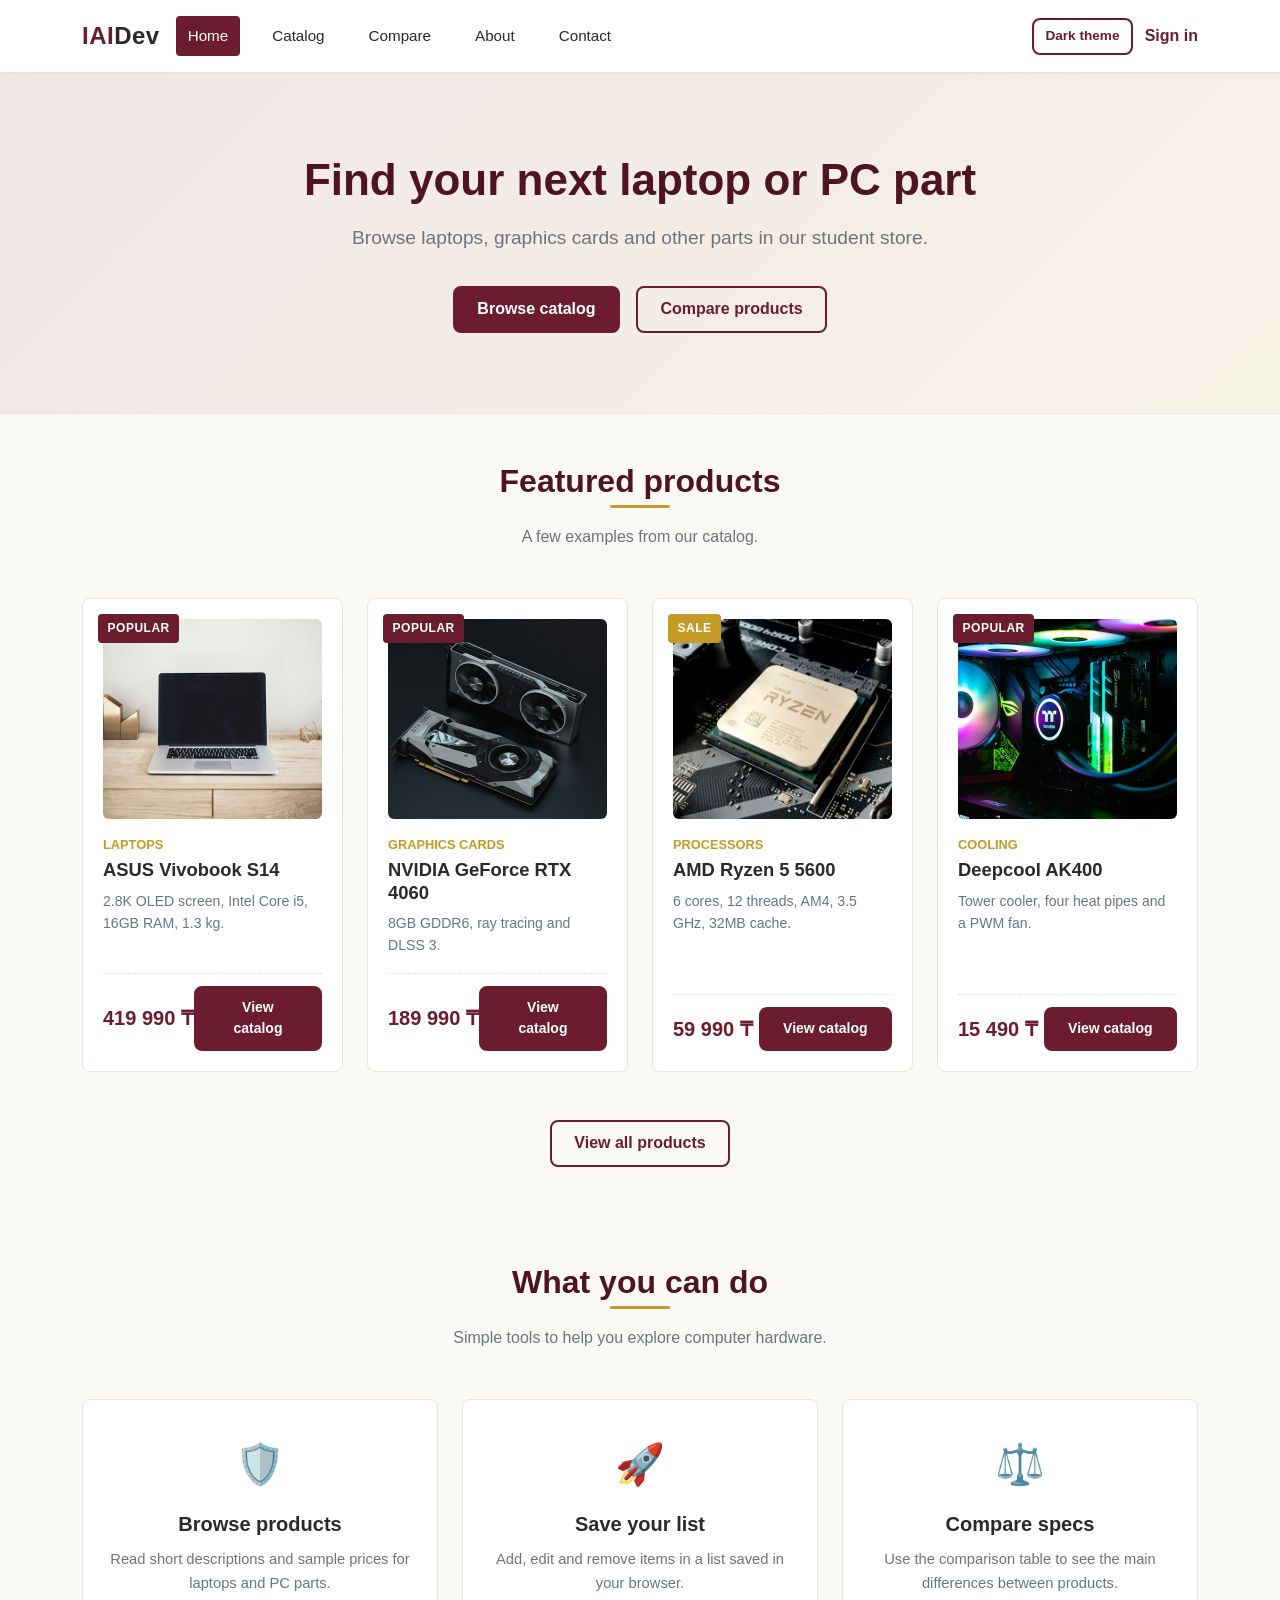
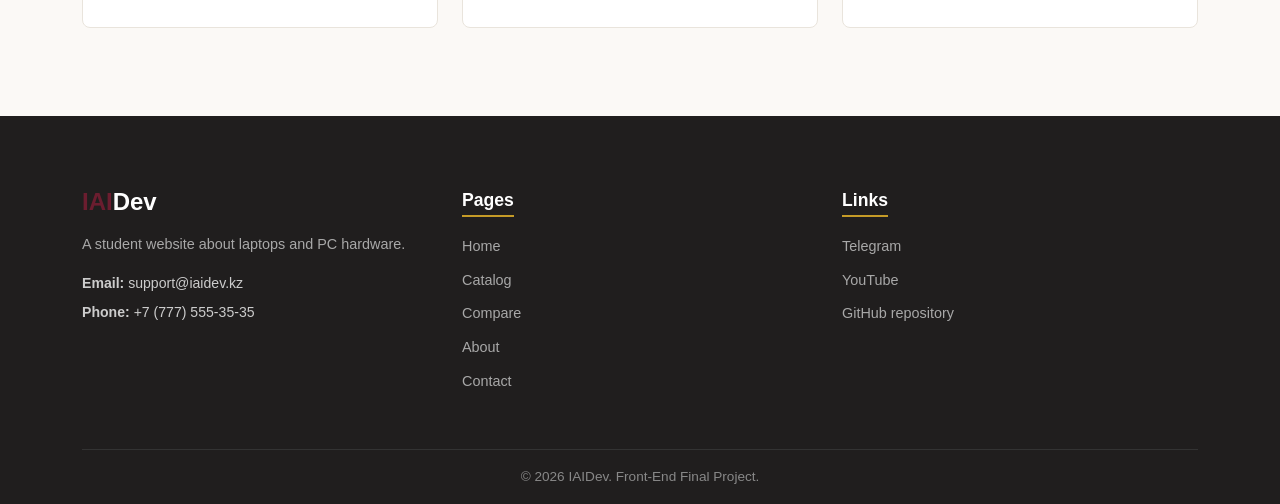
<file: index.html>
<!DOCTYPE html>
<html lang="en">
<head>
    <meta charset="UTF-8">
    <meta name="viewport" content="width=device-width, initial-scale=1.0">
    <title>IAIDev - Laptops and PC parts</title>
    <link rel="stylesheet" href="https://cdn.jsdelivr.net/npm/bootstrap@5.3.3/dist/css/bootstrap.min.css">
    <script src="js/theme.js"></script>
    <link rel="stylesheet" href="css/style.css">
</head>
<body>

    <header class="site-header">
        <div class="container header-container">
            <a href="index.html" class="logo">
                <span class="logo-accent">IAI</span>Dev
            </a>
            <nav class="main-nav" aria-label="Main navigation">
                <ul class="nav-list">
                    <li class="nav-item"><a href="index.html" class="nav-link active" aria-current="page">Home</a></li>
                    <li class="nav-item"><a href="catalog.html" class="nav-link">Catalog</a></li>
                    <li class="nav-item"><a href="compare.html" class="nav-link">Compare</a></li>
                    <li class="nav-item"><a href="about.html" class="nav-link">About</a></li>
                    <li class="nav-item"><a href="contact.html" class="nav-link">Contact</a></li>
                </ul>
            </nav>
            <div class="header-tools">
                <button id="themeToggle" type="button" class="btn btn-sm btn-outline-burgundy" aria-pressed="false">Dark theme</button>
                <a id="accountLink" class="account-link" href="contact.html#account">Sign in</a>
                <button id="signOut" type="button" class="btn btn-sm btn-outline-burgundy" hidden>Sign out</button>
            </div>
        </div>
    </header>
    <p id="storageNotice" class="container storage-notice" role="status"></p>
    <noscript><p class="container alert alert-warning">Enable JavaScript to use the interactive features.</p></noscript>

    <main>
        <section class="hero-section text-center">
            <div class="container">
                <h1 class="hero-title">Find your next laptop or PC part</h1>
                <p class="hero-subtitle">
                    Browse laptops, graphics cards and other parts in our student store.
                </p>
                <div class="hero-actions">
                    <a href="catalog.html" class="btn btn-burgundy">Browse catalog</a>
                    <a href="compare.html" class="btn btn-outline-burgundy">Compare products</a>
                </div>
            </div>
        </section>

        <section class="popular-products py-5">
            <div class="container">
                <div class="section-heading text-center mb-5">
                    <h2 class="section-title">Featured products</h2>
                    <p class="section-subtitle">A few examples from our catalog.</p>
                </div>

                <div class="row g-4">
                    <div class="col-12 col-md-6 col-lg-3">
                        <article class="product-card">
                            <span class="product-badge badge-hit">POPULAR</span>
                            <div class="product-image-wrap">
                                <img src="images/photo-1496181133206-80ce9b88a853.jpg"
                                     alt="ASUS Vivobook S14 laptop"
                                     class="product-image img-fluid"
                                     loading="lazy">
                            </div>
                            <div class="product-info">
                                <span class="product-category">Laptops</span>
                                <h3 class="product-title">ASUS Vivobook S14</h3>
                                <p class="product-desc">2.8K OLED screen, Intel Core i5, 16GB RAM, 1.3 kg.</p>
                                <div class="product-footer">
                                    <span class="product-price">419 990 ₸</span>
                                    <a href="catalog.html" class="btn btn-sm btn-burgundy">View catalog</a>
                                </div>
                            </div>
                        </article>
                    </div>

                    <div class="col-12 col-md-6 col-lg-3">
                        <article class="product-card">
                            <span class="product-badge badge-hit">POPULAR</span>
                            <div class="product-image-wrap">
                                <img src="images/photo-1591488320449-011701bb6704.jpg"
                                     alt="NVIDIA GeForce RTX 4060 graphics card"
                                     class="product-image img-fluid"
                                     loading="lazy">
                            </div>
                            <div class="product-info">
                                <span class="product-category">Graphics cards</span>
                                <h3 class="product-title">NVIDIA GeForce RTX 4060</h3>
                                <p class="product-desc">8GB GDDR6, ray tracing and DLSS 3.</p>
                                <div class="product-footer">
                                    <span class="product-price">189 990 ₸</span>
                                    <a href="catalog.html" class="btn btn-sm btn-burgundy">View catalog</a>
                                </div>
                            </div>
                        </article>
                    </div>

                    <div class="col-12 col-md-6 col-lg-3">
                        <article class="product-card">
                            <span class="product-badge badge-sale">SALE</span>
                            <div class="product-image-wrap">
                                <img src="images/photo-1591799264318-7e6ef8ddb7ea.jpg"
                                     alt="AMD Ryzen 5 5600 processor"
                                     class="product-image img-fluid"
                                     loading="lazy">
                            </div>
                            <div class="product-info">
                                <span class="product-category">Processors</span>
                                <h3 class="product-title">AMD Ryzen 5 5600</h3>
                                <p class="product-desc">6 cores, 12 threads, AM4, 3.5 GHz, 32MB cache.</p>
                                <div class="product-footer">
                                    <span class="product-price">59 990 ₸</span>
                                    <a href="catalog.html" class="btn btn-sm btn-burgundy">View catalog</a>
                                </div>
                            </div>
                        </article>
                    </div>

                    <div class="col-12 col-md-6 col-lg-3">
                        <article class="product-card">
                            <span class="product-badge badge-hit">POPULAR</span>
                            <div class="product-image-wrap">
                                <img src="images/photo-1587202372634-32705e3bf49c.jpg"
                                     alt="Deepcool AK400 CPU cooler"
                                     class="product-image img-fluid"
                                     loading="lazy">
                            </div>
                            <div class="product-info">
                                <span class="product-category">Cooling</span>
                                <h3 class="product-title">Deepcool AK400</h3>
                                <p class="product-desc">Tower cooler, four heat pipes and a PWM fan.</p>
                                <div class="product-footer">
                                    <span class="product-price">15 490 ₸</span>
                                    <a href="catalog.html" class="btn btn-sm btn-burgundy">View catalog</a>
                                </div>
                            </div>
                        </article>
                    </div>
                </div>

                <div class="text-center mt-5">
                    <a href="catalog.html" class="btn btn-outline-burgundy">View all products</a>
                </div>
            </div>
        </section>

        <section class="features-section py-5">
            <div class="container">
                <div class="section-heading text-center mb-5">
                    <h2 class="section-title">What you can do</h2>
                    <p class="section-subtitle">Simple tools to help you explore computer hardware.</p>
                </div>
                <div class="row g-4">
                    <div class="col-12 col-md-4">
                        <div class="feature-box text-center">
                            <div class="feature-icon">🛡️</div>
                            <h3 class="feature-title">Browse products</h3>
                            <p class="feature-text">Read short descriptions and sample prices for laptops and PC parts.</p>
                        </div>
                    </div>
                    <div class="col-12 col-md-4">
                        <div class="feature-box text-center">
                            <div class="feature-icon">🚀</div>
                            <h3 class="feature-title">Save your list</h3>
                            <p class="feature-text">Add, edit and remove items in a list saved in your browser.</p>
                        </div>
                    </div>
                    <div class="col-12 col-md-4">
                        <div class="feature-box text-center">
                            <div class="feature-icon">⚖️</div>
                            <h3 class="feature-title">Compare specs</h3>
                            <p class="feature-text">Use the comparison table to see the main differences between products.</p>
                        </div>
                    </div>
                </div>
            </div>
        </section>
    </main>

    <footer class="site-footer">
        <div class="container">
            <div class="row g-4 py-5">
                <div class="col-12 col-md-4">
                    <h4 class="footer-brand"><span class="logo-accent">IAI</span>Dev</h4>
                    <p class="footer-desc">
                        A student website about laptops and PC hardware.
                    </p>
                    <p class="footer-contact"><strong>Email:</strong> support@iaidev.kz</p>
                    <p class="footer-contact"><strong>Phone:</strong> +7 (777) 555-35-35</p>
                </div>
                <div class="col-6 col-md-4">
                    <h5 class="footer-title">Pages</h5>
                    <ul class="footer-links">
                        <li><a href="index.html">Home</a></li>
                        <li><a href="catalog.html">Catalog</a></li>
                        <li><a href="compare.html">Compare</a></li>
                        <li><a href="about.html">About</a></li>
                        <li><a href="contact.html">Contact</a></li>
                    </ul>
                </div>
                <div class="col-6 col-md-4">
                    <h5 class="footer-title">Links</h5>
                    <ul class="footer-links">
                        <li><a href="https://t.me" target="_blank" rel="noopener">Telegram</a></li>
                        <li><a href="https://youtube.com" target="_blank" rel="noopener">YouTube</a></li>
                        <li><a href="https://github.com/Taillin/online-store-front" target="_blank" rel="noopener">GitHub repository</a></li>
                    </ul>
                </div>
            </div>
            <div class="footer-bottom text-center py-3">
                <p class="mb-0">© 2026 IAIDev. Front-End Final Project.</p>
            </div>
        </div>
    </footer>

    <script src="https://code.jquery.com/jquery-3.7.1.min.js"></script>
    <script src="https://cdn.jsdelivr.net/npm/bootstrap@5.3.3/dist/js/bootstrap.bundle.min.js"></script>
    <script src="js/script.js"></script>
    <script src="js/final.js"></script>
</body>
</html>
</file>
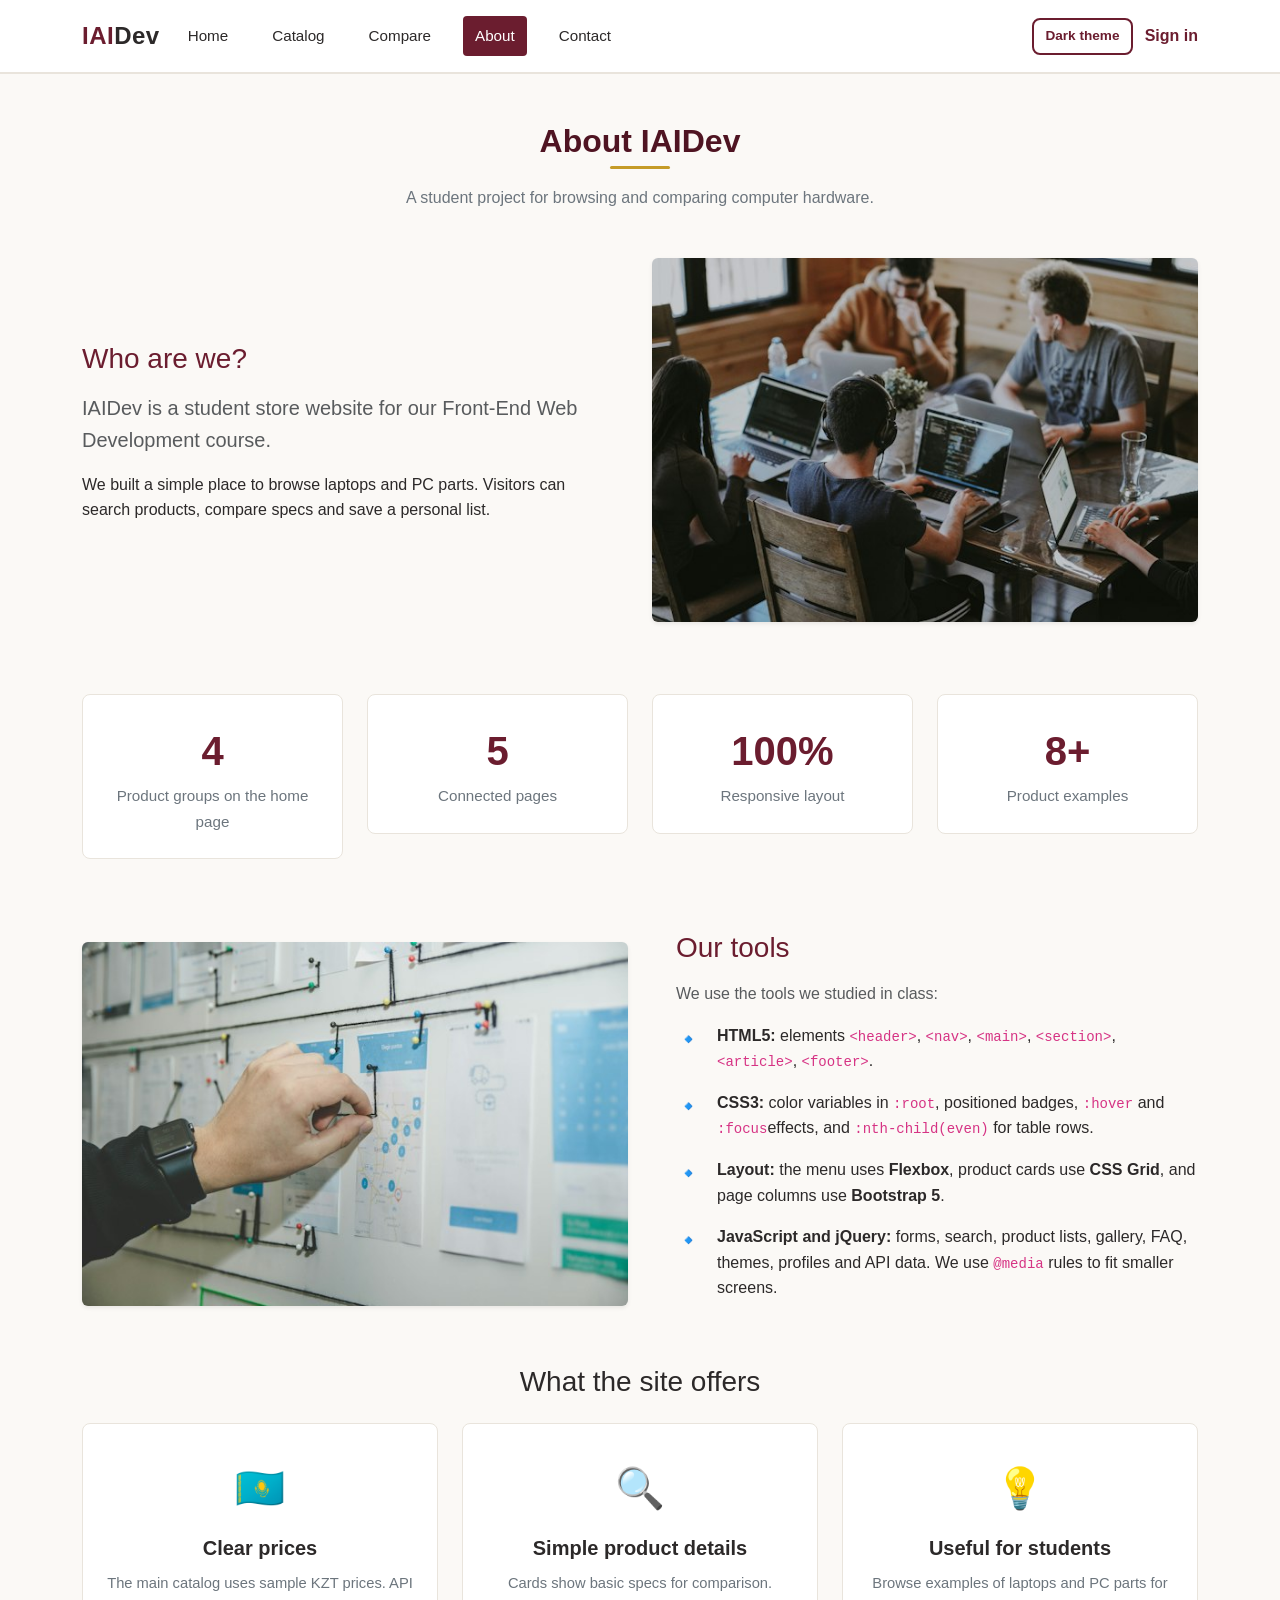
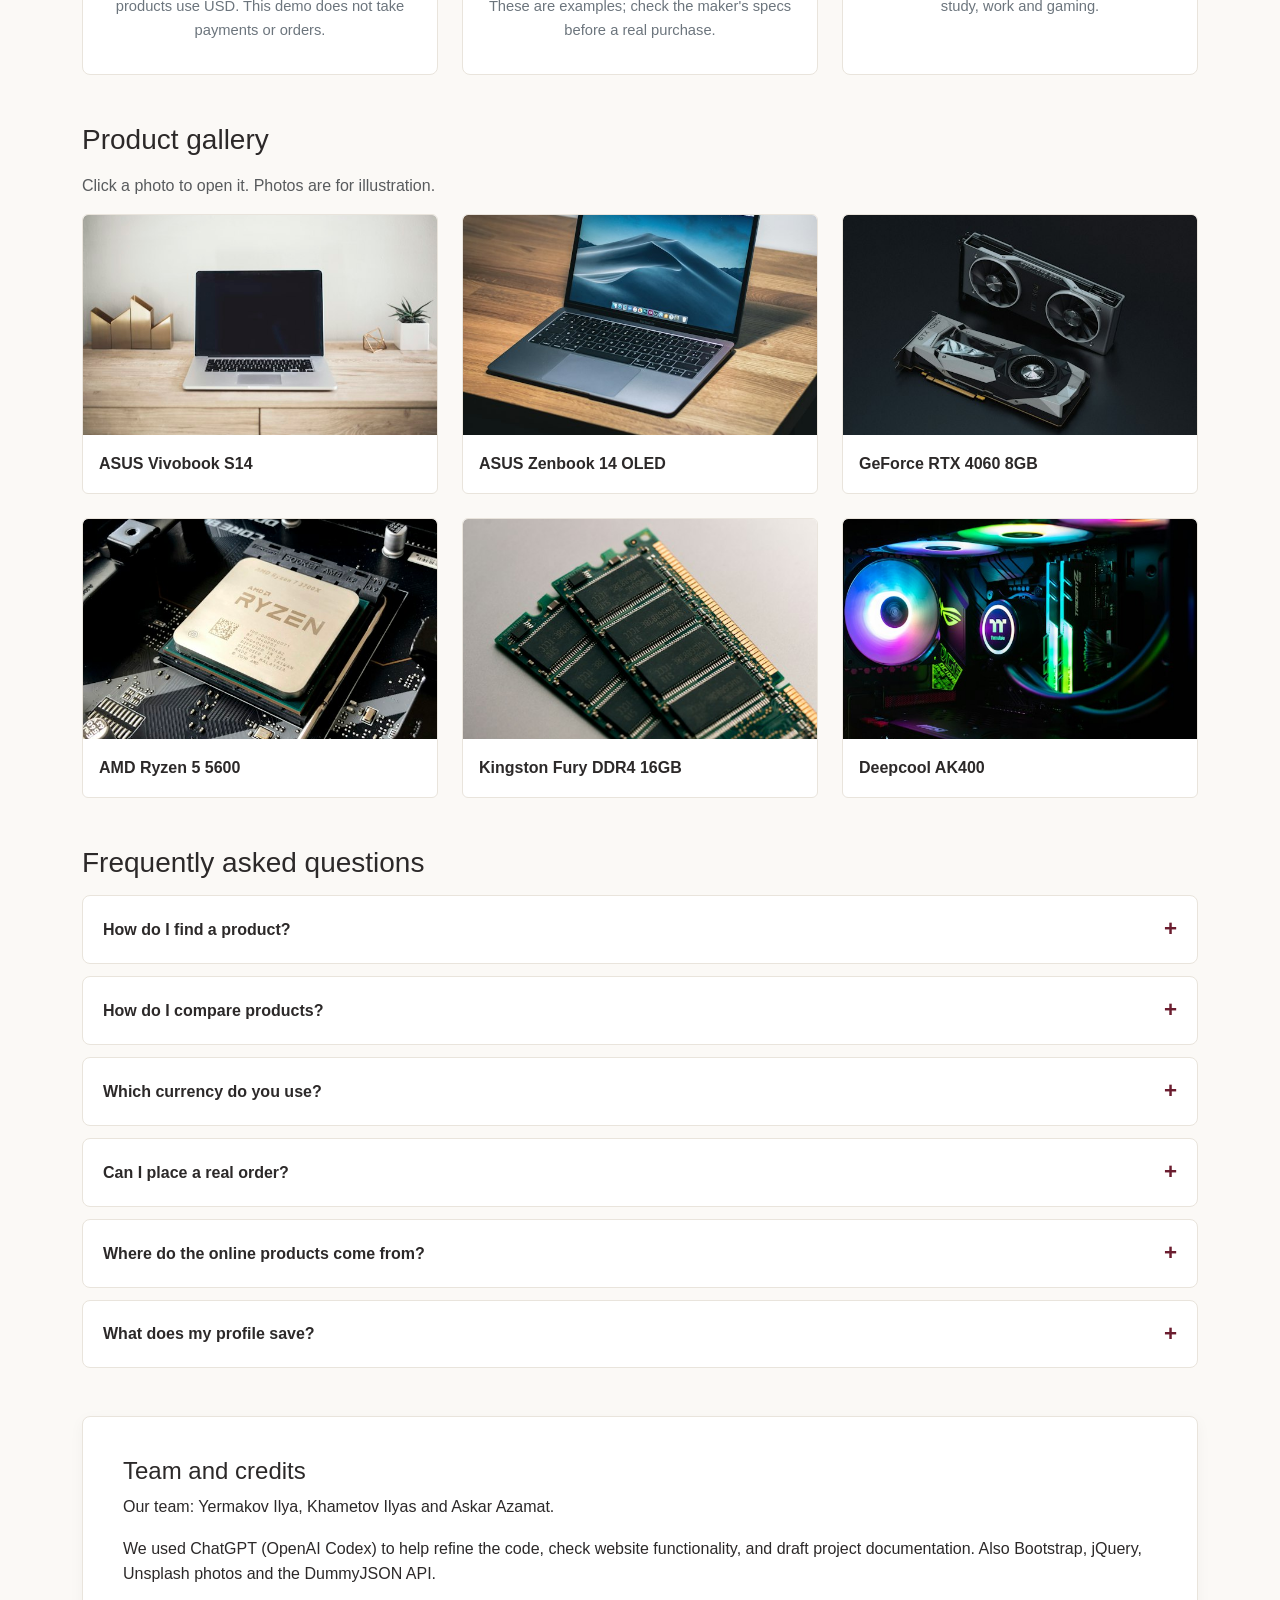
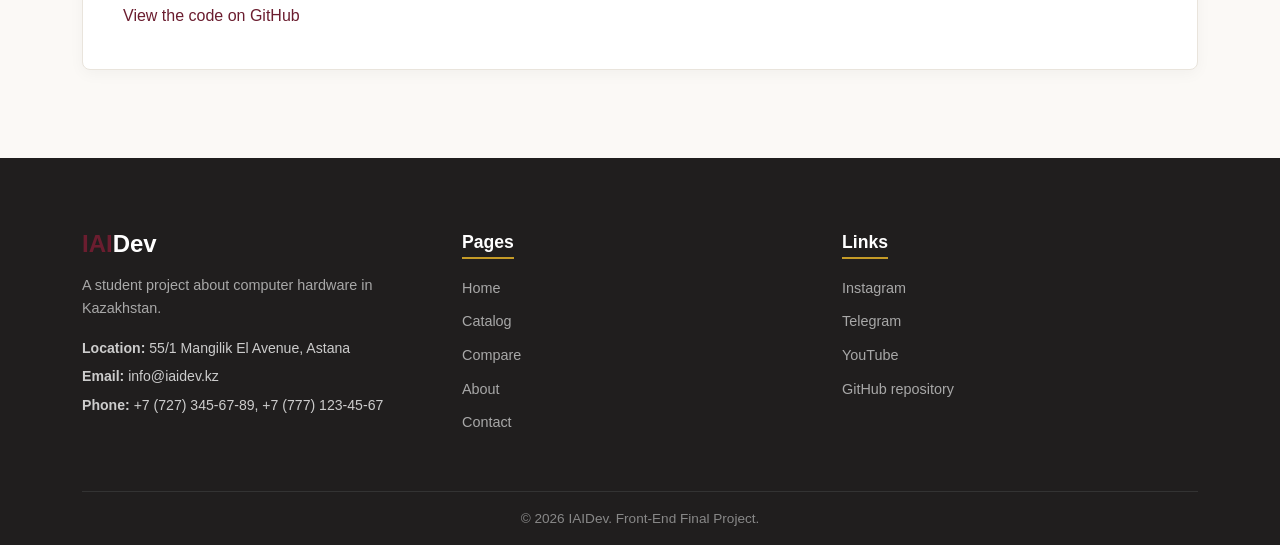
<file: about.html>
<!DOCTYPE html>
<html lang="en">
<head>
    <meta charset="UTF-8">
    <meta name="viewport" content="width=device-width, initial-scale=1.0">
    <title>About - IAIDev</title>
    <link rel="stylesheet" href="https://cdn.jsdelivr.net/npm/bootstrap@5.3.3/dist/css/bootstrap.min.css">
    <script src="js/theme.js"></script>
    <link rel="stylesheet" href="css/style.css">
</head>
<body>

    <header class="site-header">
        <div class="container header-container">
            <a href="index.html" class="logo">
                <span class="logo-accent">IAI</span>Dev
            </a>
            <nav class="main-nav" aria-label="Main navigation">
                <ul class="nav-list">
                    <li class="nav-item"><a href="index.html" class="nav-link">Home</a></li>
                    <li class="nav-item"><a href="catalog.html" class="nav-link">Catalog</a></li>
                    <li class="nav-item"><a href="compare.html" class="nav-link">Compare</a></li>
                    <li class="nav-item"><a href="about.html" class="nav-link active" aria-current="page">About</a></li>
                    <li class="nav-item"><a href="contact.html" class="nav-link">Contact</a></li>
                </ul>
            </nav>
            <div class="header-tools">
                <button id="themeToggle" type="button" class="btn btn-sm btn-outline-burgundy" aria-pressed="false">Dark theme</button>
                <a id="accountLink" class="account-link" href="contact.html#account">Sign in</a>
                <button id="signOut" type="button" class="btn btn-sm btn-outline-burgundy" hidden>Sign out</button>
            </div>
        </div>
    </header>
    <p id="storageNotice" class="container storage-notice" role="status"></p>
    <noscript><p class="container alert alert-warning">Enable JavaScript to use the interactive features.</p></noscript>

    <main class="py-5">
        <div class="container">

            <div class="section-heading text-center mb-5">
                <h1 class="section-title">About IAIDev</h1>
                <p class="section-subtitle">
                    A student project for browsing and comparing computer hardware.
                </p>
            </div>

            <section class="about-intro mb-5">
                <div class="row align-items-center g-4">
                    <div class="col-12 col-lg-6">
                        <div class="pe-lg-4">
                            <h2 class="h3 mb-3 text-burgundy">Who are we?</h2>
                            <p class="lead text-muted">
                                <strong>IAIDev</strong> is a student store website for our Front-End Web Development course.
                            </p>
                            <p>
                                We built a simple place to browse laptops and PC parts. Visitors can search products, compare specs and save a personal list.
                            </p>
                        </div>
                    </div>
                    <div class="col-12 col-lg-6">
                        <div class="about-image-wrap rounded overflow-hidden shadow-sm">
                            <img src="images/photo-1522071820081-009f0129c71c.jpg"
                                 alt="Students working together"
                                 class="img-fluid w-100"
                                 loading="lazy">
                        </div>
                    </div>
                </div>
            </section>

            <section class="project-stats py-4 mb-5">
                <div class="row g-4">
                    <div class="col-6 col-md-3">
                        <div class="stat-box">
                            <span class="stat-number">4</span>
                            <span class="stat-text">Product groups on the home page</span>
                        </div>
                    </div>
                    <div class="col-6 col-md-3">
                        <div class="stat-box">
                            <span class="stat-number">5</span>
                            <span class="stat-text">Connected pages</span>
                        </div>
                    </div>
                    <div class="col-6 col-md-3">
                        <div class="stat-box">
                            <span class="stat-number">100%</span>
                            <span class="stat-text">Responsive layout</span>
                        </div>
                    </div>
                    <div class="col-6 col-md-3">
                        <div class="stat-box">
                            <span class="stat-number">8+</span>
                            <span class="stat-text">Product examples</span>
                        </div>
                    </div>
                </div>
            </section>

            <section class="tech-principles mb-5">
                <div class="row g-4 align-items-center flex-lg-row-reverse">
                    <div class="col-12 col-lg-6">
                        <div class="ps-lg-4">
                            <h2 class="h3 mb-3 text-burgundy">Our tools</h2>
                            <p class="text-muted">
                                We use the tools we studied in class:
                            </p>
                            <ul class="list-unstyled">
                                <li class="mb-3 d-flex align-items-start">
                                    <span class="me-3 fs-5">🔹</span>
                                    <div>
                                        <strong>HTML5:</strong> elements <code>&lt;header&gt;</code>, <code>&lt;nav&gt;</code>, <code>&lt;main&gt;</code>, <code>&lt;section&gt;</code>, <code>&lt;article&gt;</code>, <code>&lt;footer&gt;</code>.
                                    </div>
                                </li>
                                <li class="mb-3 d-flex align-items-start">
                                    <span class="me-3 fs-5">🔹</span>
                                    <div>
                                        <strong>CSS3:</strong> color variables in <code>:root</code>, positioned badges, <code>:hover</code> and <code>:focus</code>effects, and <code>:nth-child(even)</code> for table rows.
                                    </div>
                                </li>
                                <li class="mb-3 d-flex align-items-start">
                                    <span class="me-3 fs-5">🔹</span>
                                    <div>
                                        <strong>Layout:</strong> the menu uses <strong>Flexbox</strong>, product cards use <strong>CSS Grid</strong>, and page columns use <strong>Bootstrap 5</strong>.
                                    </div>
                                </li>
                                <li class="mb-3 d-flex align-items-start">
                                    <span class="me-3 fs-5">🔹</span>
                                    <div>
                                        <strong>JavaScript and jQuery:</strong> forms, search, product lists, gallery, FAQ, themes, profiles and API data. We use <code>@media</code> rules to fit smaller screens.
                                    </div>
                                </li>
                            </ul>
                        </div>
                    </div>
                    <div class="col-12 col-lg-6">
                        <div class="about-image-wrap rounded overflow-hidden shadow-sm">
                            <img src="images/photo-1531403009284-440f080d1e12.jpg"
                                 alt="Planning a website"
                                 class="img-fluid w-100"
                                 loading="lazy">
                        </div>
                    </div>
                </div>
            </section>

            <section class="values-section">
                <div class="section-heading text-center mb-4">
                    <h2 class="h3">What the site offers</h2>
                </div>
                <div class="row g-4">
                    <div class="col-12 col-md-4">
                        <div class="about-card text-center">
                            <div class="feature-icon">🇰🇿</div>
                            <h3 class="feature-title">Clear prices</h3>
                            <p class="feature-text">The main catalog uses sample KZT prices. API products use USD. This demo does not take payments or orders.</p>
                        </div>
                    </div>
                    <div class="col-12 col-md-4">
                        <div class="about-card text-center">
                            <div class="feature-icon">🔍</div>
                            <h3 class="feature-title">Simple product details</h3>
                            <p class="feature-text">Cards show basic specs for comparison. These are examples; check the maker's specs before a real purchase.</p>
                        </div>
                    </div>
                    <div class="col-12 col-md-4">
                        <div class="about-card text-center">
                            <div class="feature-icon">💡</div>
                            <h3 class="feature-title">Useful for students</h3>
                            <p class="feature-text">Browse examples of laptops and PC parts for study, work and gaming.</p>
                        </div>
                    </div>
                </div>
            </section>


            <section class="mt-5" aria-labelledby="galleryTitle">
                <h2 id="galleryTitle" class="h3 mb-3">Product gallery</h2>
                <p class="text-muted">Click a photo to open it. Photos are for illustration.</p>
                <div class="row g-4">
                    <div class="col-12 col-sm-6 col-lg-4">
                        <button type="button" class="gallery-item card w-100 h-100 text-start" aria-label="Open photo: ASUS Vivobook S14">
                            <img src="images/photo-1496181133206-80ce9b88a853.jpg" alt="ASUS Vivobook S14" class="card-img-top gallery-thumbnail" loading="lazy">
                            <span class="card-body fw-semibold">ASUS Vivobook S14</span>
                        </button>
                    </div>
                    <div class="col-12 col-sm-6 col-lg-4">
                        <button type="button" class="gallery-item card w-100 h-100 text-start" aria-label="Open photo: ASUS Zenbook 14 OLED">
                            <img src="images/photo-1541807084-5c52b6b3adef.jpg" alt="ASUS Zenbook 14 OLED" class="card-img-top gallery-thumbnail" loading="lazy">
                            <span class="card-body fw-semibold">ASUS Zenbook 14 OLED</span>
                        </button>
                    </div>
                    <div class="col-12 col-sm-6 col-lg-4">
                        <button type="button" class="gallery-item card w-100 h-100 text-start" aria-label="Open photo: GeForce RTX 4060 8GB">
                            <img src="images/photo-1591488320449-011701bb6704.jpg" alt="GeForce RTX 4060 8GB" class="card-img-top gallery-thumbnail" loading="lazy">
                            <span class="card-body fw-semibold">GeForce RTX 4060 8GB</span>
                        </button>
                    </div>
                    <div class="col-12 col-sm-6 col-lg-4">
                        <button type="button" class="gallery-item card w-100 h-100 text-start" aria-label="Open photo: AMD Ryzen 5 5600">
                            <img src="images/photo-1591799264318-7e6ef8ddb7ea.jpg" alt="AMD Ryzen 5 5600" class="card-img-top gallery-thumbnail" loading="lazy">
                            <span class="card-body fw-semibold">AMD Ryzen 5 5600</span>
                        </button>
                    </div>
                    <div class="col-12 col-sm-6 col-lg-4">
                        <button type="button" class="gallery-item card w-100 h-100 text-start" aria-label="Open photo: Kingston Fury DDR4 16GB">
                            <img src="images/photo-1562976540-1502c2145186.jpg" alt="Kingston Fury DDR4 16GB" class="card-img-top gallery-thumbnail" loading="lazy">
                            <span class="card-body fw-semibold">Kingston Fury DDR4 16GB</span>
                        </button>
                    </div>
                    <div class="col-12 col-sm-6 col-lg-4">
                        <button type="button" class="gallery-item card w-100 h-100 text-start" aria-label="Open photo: Deepcool AK400">
                            <img src="images/photo-1587202372634-32705e3bf49c.jpg" alt="Deepcool AK400" class="card-img-top gallery-thumbnail" loading="lazy">
                            <span class="card-body fw-semibold">Deepcool AK400</span>
                        </button>
                    </div>
                </div>
            </section>
            <div class="modal fade" id="galleryModal" tabindex="-1" aria-labelledby="galleryCaption" aria-hidden="true">
                <div class="modal-dialog modal-lg modal-dialog-centered">
                    <div class="modal-content">
                        <div class="modal-header">
                            <h2 id="galleryCaption" class="modal-title fs-5">Photo</h2>
                            <button type="button" class="btn-close" data-bs-dismiss="modal" aria-label="Close"></button>
                        </div>
                        <div class="modal-body text-center">
                            <img id="lightboxImage" class="lightbox-image" alt="">
                            <p id="galleryCounter" class="text-muted mt-2 mb-0" aria-live="polite"></p>
                        </div>
                        <div class="modal-footer justify-content-between flex-nowrap">
                            <button id="previousImage" type="button" class="btn btn-outline-burgundy" aria-label="Previous photo">Previous</button>
                            <button id="nextImage" type="button" class="btn btn-burgundy" aria-label="Next photo">Next</button>
                        </div>
                    </div>
                </div>
            </div>

            <section id="faq" class="mt-5" aria-labelledby="faqTitle">
                <h2 id="faqTitle" class="h3 mb-3">Frequently asked questions</h2>
                <article class="faq-item">
                    <h3 class="mb-0"><button id="faqQuestion1" type="button" class="faq-question" aria-expanded="false" aria-controls="faqAnswer1"><span>How do I find a product?</span><span class="faq-indicator" aria-hidden="true">+</span></button></h3>
                    <div id="faqAnswer1" class="faq-answer" role="region" aria-labelledby="faqQuestion1"><p>Open Catalog, type a name and choose a category. To see all products, clear the search and select All.</p></div>
                </article>
                <article class="faq-item">
                    <h3 class="mb-0"><button id="faqQuestion2" type="button" class="faq-question" aria-expanded="false" aria-controls="faqAnswer2"><span>How do I compare products?</span><span class="faq-indicator" aria-hidden="true">+</span></button></h3>
                    <div id="faqAnswer2" class="faq-answer" role="region" aria-labelledby="faqQuestion2"><p>Open Compare to view the specs table. You can also add, edit and delete items in your own list. The list stays in this browser.</p></div>
                </article>
                <article class="faq-item">
                    <h3 class="mb-0"><button id="faqQuestion3" type="button" class="faq-question" aria-expanded="false" aria-controls="faqAnswer3"><span>Which currency do you use?</span><span class="faq-indicator" aria-hidden="true">+</span></button></h3>
                    <div id="faqAnswer3" class="faq-answer" role="region" aria-labelledby="faqQuestion3"><p>The main catalog uses KZT. The DummyJSON section uses USD. All prices are examples, with no currency conversion.</p></div>
                </article>
                <article class="faq-item">
                    <h3 class="mb-0"><button id="faqQuestion4" type="button" class="faq-question" aria-expanded="false" aria-controls="faqAnswer4"><span>Can I place a real order?</span><span class="faq-indicator" aria-hidden="true">+</span></button></h3>
                    <div id="faqAnswer4" class="faq-answer" role="region" aria-labelledby="faqQuestion4"><p>No. This is a student project. Payments, delivery and real orders are not available.</p></div>
                </article>
                <article class="faq-item">
                    <h3 class="mb-0"><button id="faqQuestion5" type="button" class="faq-question" aria-expanded="false" aria-controls="faqAnswer5"><span>Where do the online products come from?</span><span class="faq-indicator" aria-hidden="true">+</span></button></h3>
                    <div id="faqAnswer5" class="faq-answer" role="region" aria-labelledby="faqQuestion5"><p>They come from the public DummyJSON API. Choose a category or click Refresh. This section needs an internet connection.</p></div>
                </article>
                <article class="faq-item">
                    <h3 class="mb-0"><button id="faqQuestion6" type="button" class="faq-question" aria-expanded="false" aria-controls="faqAnswer6"><span>What does my profile save?</span><span class="faq-indicator" aria-hidden="true">+</span></button></h3>
                    <div id="faqAnswer6" class="faq-answer" role="region" aria-labelledby="faqQuestion6"><p>Only your name and email are saved in this browser. No passwords are stored. Sign out removes your profile but keeps the theme and product list.</p></div>
                </article>
            </section>
            <section id="projectCredits" class="contact-card mt-5" aria-labelledby="creditsTitle">
                <h2 id="creditsTitle" class="h4">Team and credits</h2>
                <p>Our team: Yermakov Ilya, Khametov Ilyas and Askar Azamat.</p>
                <p>  We used ChatGPT (OpenAI Codex) to help refine the code,
                     check website functionality, and draft project documentation. Also Bootstrap, jQuery, Unsplash photos and the DummyJSON API.</p>
                <a href="https://github.com/Taillin/online-store-front" target="_blank" rel="noopener">View the code on GitHub</a>
            </section>
        </div>
    </main>

    <footer class="site-footer">
        <div class="container">
            <div class="row g-4 py-5">
                <div class="col-12 col-md-4">
                    <h4 class="footer-brand"><span class="logo-accent">IAI</span>Dev</h4>
                    <p class="footer-desc">
                        A student project about computer hardware in Kazakhstan.
                    </p>
                    <p class="footer-contact"><strong>Location:</strong> 55/1 Mangilik El Avenue, Astana</p>
                    <p class="footer-contact"><strong>Email:</strong> info@iaidev.kz</p>
                    <p class="footer-contact"><strong>Phone:</strong> +7 (727) 345-67-89, +7 (777) 123-45-67</p>
                </div>
                <div class="col-6 col-md-4">
                    <h5 class="footer-title">Pages</h5>
                    <ul class="footer-links">
                        <li><a href="index.html">Home</a></li>
                        <li><a href="catalog.html">Catalog</a></li>
                        <li><a href="compare.html">Compare</a></li>
                        <li><a href="about.html">About</a></li>
                        <li><a href="contact.html">Contact</a></li>
                    </ul>
                </div>
                <div class="col-6 col-md-4">
                    <h5 class="footer-title">Links</h5>
                    <ul class="footer-links">
                        <li><a href="https://instagram.com" target="_blank" rel="noopener">Instagram</a></li>
                        <li><a href="https://t.me" target="_blank" rel="noopener">Telegram</a></li>
                        <li><a href="https://youtube.com" target="_blank" rel="noopener">YouTube</a></li>
                        <li><a href="https://github.com/Taillin/online-store-front" target="_blank" rel="noopener">GitHub repository</a></li>
                    </ul>
                </div>
            </div>
            <div class="footer-bottom text-center py-3">
                <p class="mb-0">© 2026 IAIDev. Front-End Final Project.</p>
            </div>
        </div>
    </footer>

    <script src="https://code.jquery.com/jquery-3.7.1.min.js"></script>
    <script src="https://cdn.jsdelivr.net/npm/bootstrap@5.3.3/dist/js/bootstrap.bundle.min.js"></script>
    <script src="js/script.js"></script>
    <script src="js/final.js"></script>
</body>
</html>
</file>
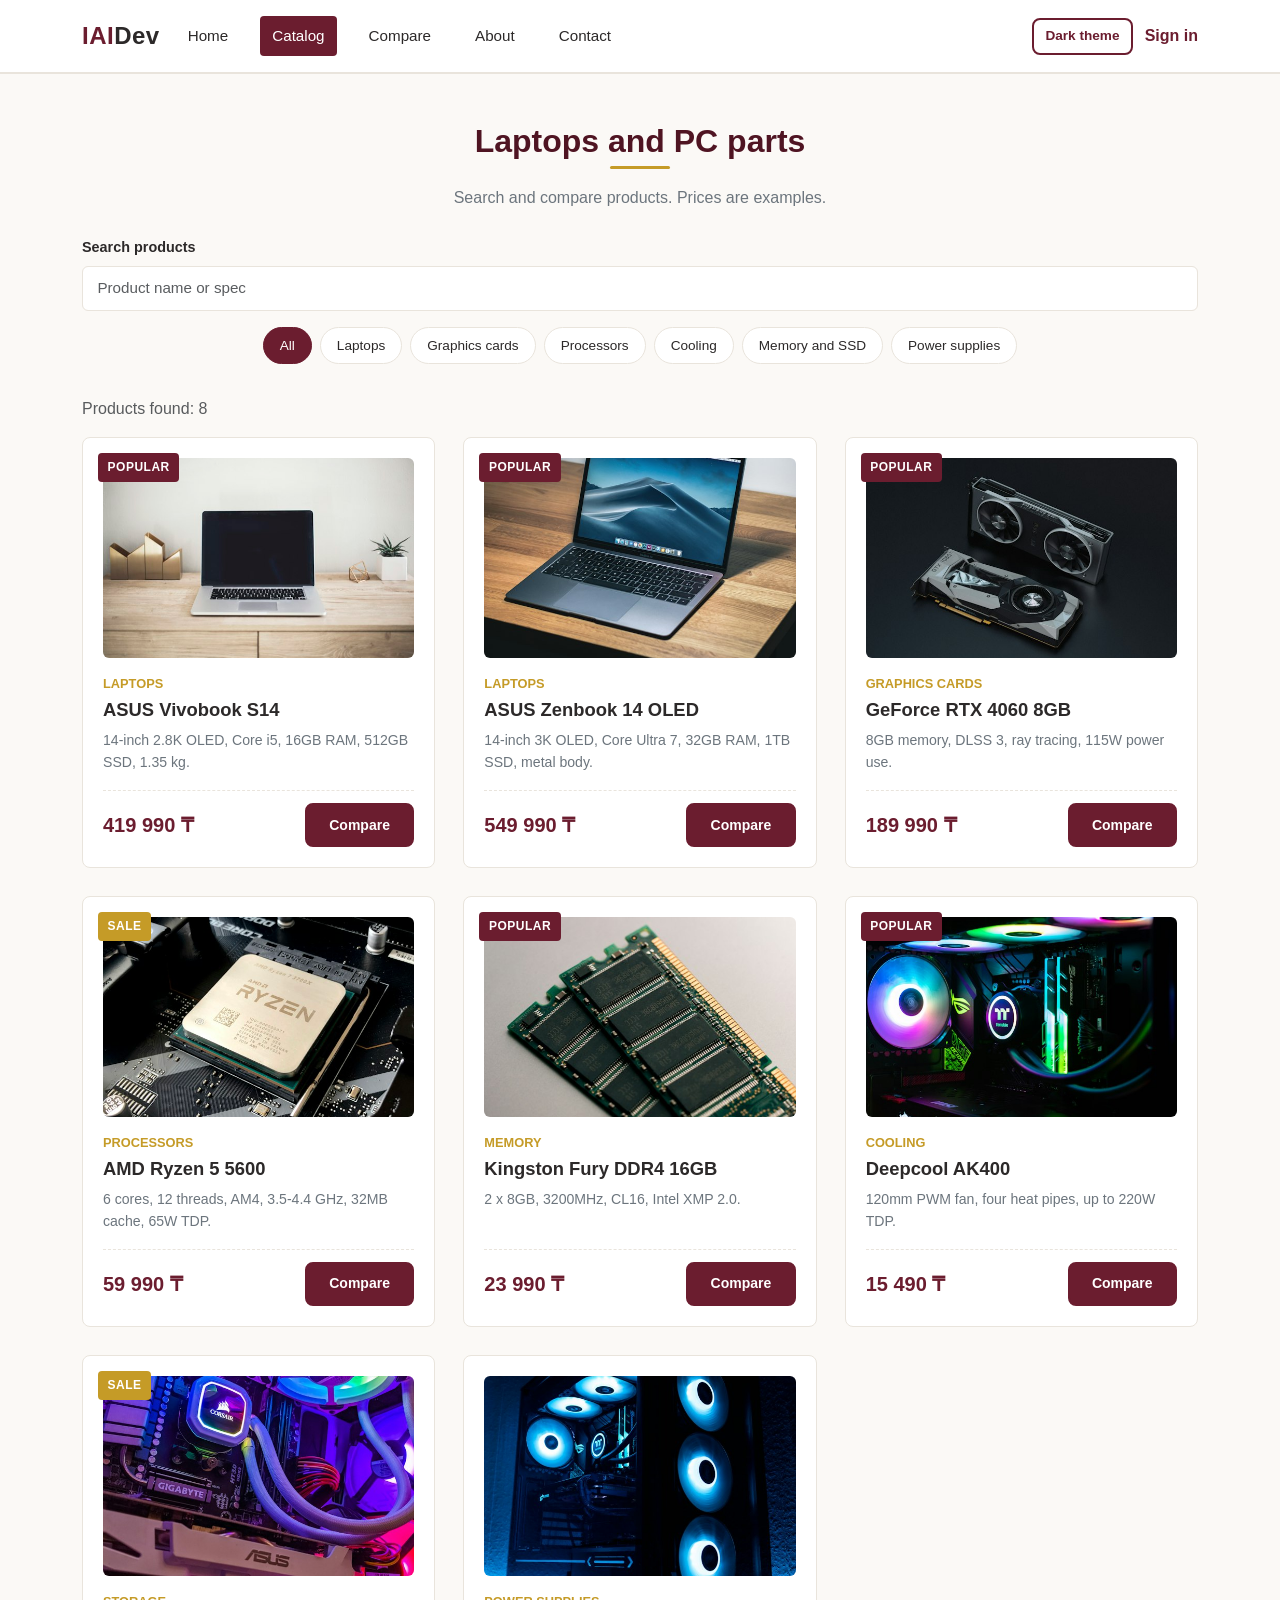
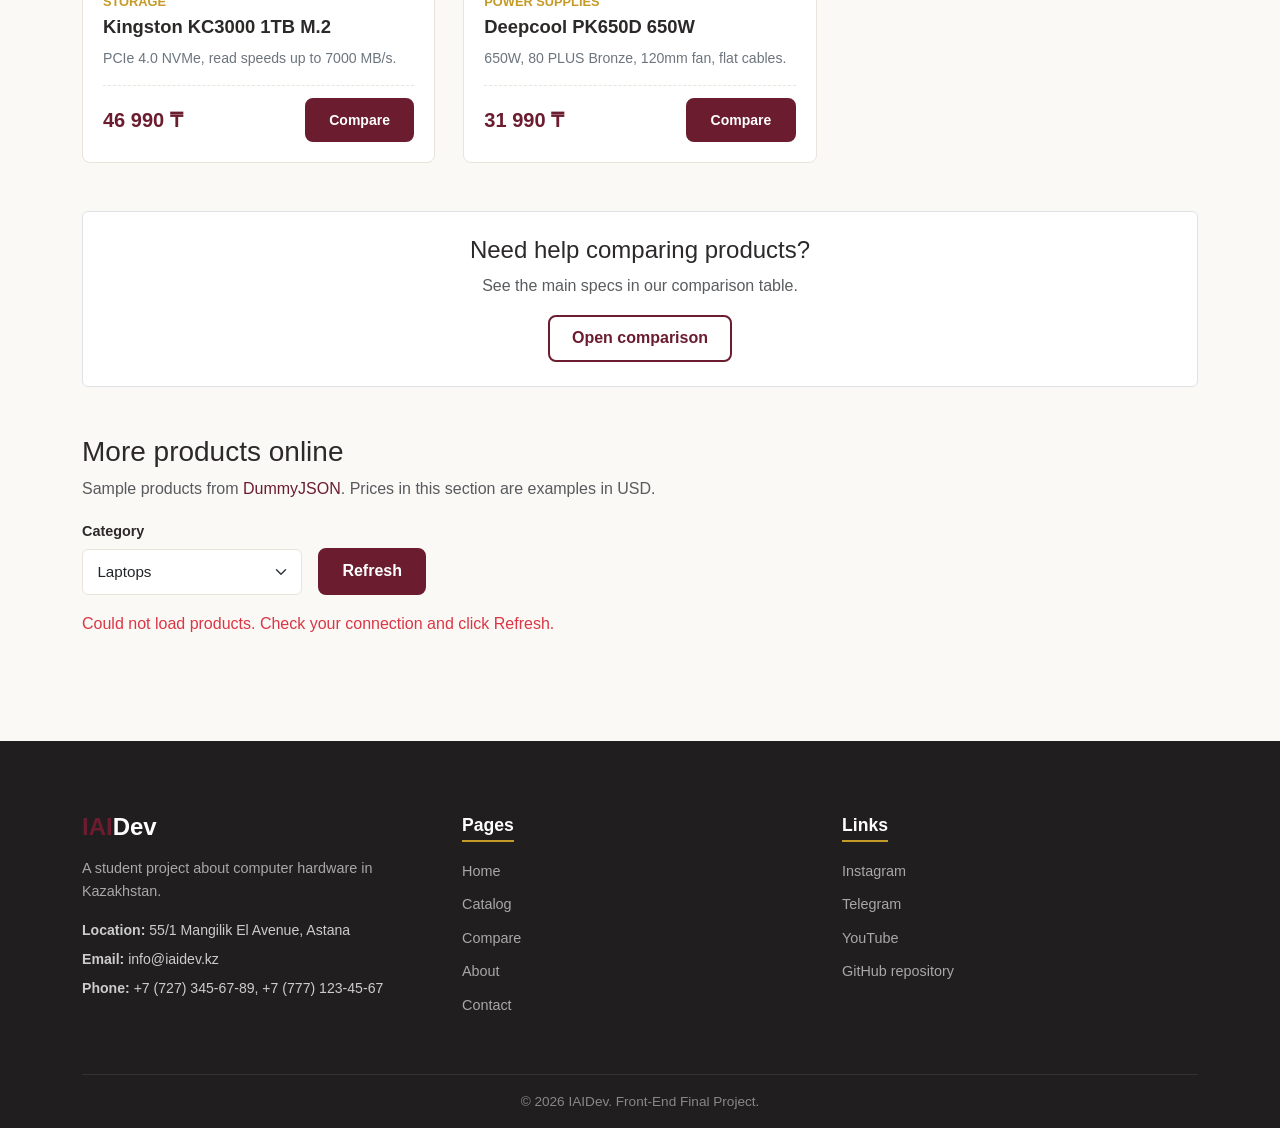
<file: catalog.html>
<!DOCTYPE html>
<html lang="en">
<head>
    <meta charset="UTF-8">
    <meta name="viewport" content="width=device-width, initial-scale=1.0">
    <title>Catalog - IAIDev</title>
    <link rel="stylesheet" href="https://cdn.jsdelivr.net/npm/bootstrap@5.3.3/dist/css/bootstrap.min.css">
    <script src="js/theme.js"></script>
    <link rel="stylesheet" href="css/style.css">
</head>
<body>

    <header class="site-header">
        <div class="container header-container">
            <a href="index.html" class="logo">
                <span class="logo-accent">IAI</span>Dev
            </a>
            <nav class="main-nav" aria-label="Main navigation">
                <ul class="nav-list">
                    <li class="nav-item"><a href="index.html" class="nav-link">Home</a></li>
                    <li class="nav-item"><a href="catalog.html" class="nav-link active" aria-current="page">Catalog</a></li>
                    <li class="nav-item"><a href="compare.html" class="nav-link">Compare</a></li>
                    <li class="nav-item"><a href="about.html" class="nav-link">About</a></li>
                    <li class="nav-item"><a href="contact.html" class="nav-link">Contact</a></li>
                </ul>
            </nav>
            <div class="header-tools">
                <button id="themeToggle" type="button" class="btn btn-sm btn-outline-burgundy" aria-pressed="false">Dark theme</button>
                <a id="accountLink" class="account-link" href="contact.html#account">Sign in</a>
                <button id="signOut" type="button" class="btn btn-sm btn-outline-burgundy" hidden>Sign out</button>
            </div>
        </div>
    </header>
    <p id="storageNotice" class="container storage-notice" role="status"></p>
    <noscript><p class="container alert alert-warning">Enable JavaScript to use the interactive features.</p></noscript>
    <main class="py-5">
        <div class="container">
            <div class="section-heading text-center mb-4">
                <h1 class="section-title">Laptops and PC parts</h1>
                <p class="section-subtitle">Search and compare products. Prices are examples.</p>
            </div>

            <div class="mb-3">
                <label for="catalogSearch" class="form-label">Search products</label>
                <input id="catalogSearch" type="search" class="form-control" placeholder="Product name or spec">
            </div>
            <div class="filter-badge-list justify-content-center" aria-label="Product categories">
                <button type="button" class="filter-badge active" data-category="all" aria-pressed="true">All</button>
                <button type="button" class="filter-badge" data-category="Laptops" aria-pressed="false">Laptops</button>
                <button type="button" class="filter-badge" data-category="Graphics cards" aria-pressed="false">Graphics cards</button>
                <button type="button" class="filter-badge" data-category="Processors" aria-pressed="false">Processors</button>
                <button type="button" class="filter-badge" data-category="Cooling" aria-pressed="false">Cooling</button>
                <button type="button" class="filter-badge" data-category="Memory and SSD" aria-pressed="false">Memory and SSD</button>
                <button type="button" class="filter-badge" data-category="Power supplies" aria-pressed="false">Power supplies</button>
            </div>
            <p id="searchStatus" class="text-muted" role="status"></p>
            <p id="noResults" class="alert alert-light d-none">No products found. Try another search or category.</p>

            <div class="catalog-grid">

                <article class="product-card">
                    <span class="product-badge badge-hit">POPULAR</span>
                    <div class="product-image-wrap">
                        <img src="images/photo-1496181133206-80ce9b88a853.jpg"
                             alt="ASUS Vivobook S14 laptop"
                             class="product-image img-fluid"
                             loading="lazy">
                    </div>
                    <div class="product-info">
                        <span class="product-category">Laptops</span>
                        <h2 class="product-title">ASUS Vivobook S14</h2>
                        <p class="product-desc">14-inch 2.8K OLED, Core i5, 16GB RAM, 512GB SSD, 1.35 kg.</p>
                        <div class="product-footer">
                            <span class="product-price">419 990 ₸</span>
                            <a href="compare.html" class="btn btn-sm btn-burgundy">Compare</a>
                        </div>
                    </div>
                </article>

                <article class="product-card">
                    <span class="product-badge badge-hit">POPULAR</span>
                    <div class="product-image-wrap">
                        <img src="images/photo-1541807084-5c52b6b3adef.jpg"
                             alt="ASUS Zenbook 14 OLED laptop"
                             class="product-image img-fluid"
                             loading="lazy">
                    </div>
                    <div class="product-info">
                        <span class="product-category">Laptops</span>
                        <h2 class="product-title">ASUS Zenbook 14 OLED</h2>
                        <p class="product-desc">14-inch 3K OLED, Core Ultra 7, 32GB RAM, 1TB SSD, metal body.</p>
                        <div class="product-footer">
                            <span class="product-price">549 990 ₸</span>
                            <a href="compare.html" class="btn btn-sm btn-burgundy">Compare</a>
                        </div>
                    </div>
                </article>

                <article class="product-card">
                    <span class="product-badge badge-hit">POPULAR</span>
                    <div class="product-image-wrap">
                        <img src="images/photo-1591488320449-011701bb6704.jpg"
                             alt="NVIDIA GeForce RTX 4060 graphics card"
                             class="product-image img-fluid"
                             loading="lazy">
                    </div>
                    <div class="product-info">
                        <span class="product-category">Graphics cards</span>
                        <h2 class="product-title">GeForce RTX 4060 8GB</h2>
                        <p class="product-desc">8GB memory, DLSS 3, ray tracing, 115W power use.</p>
                        <div class="product-footer">
                            <span class="product-price">189 990 ₸</span>
                            <a href="compare.html" class="btn btn-sm btn-burgundy">Compare</a>
                        </div>
                    </div>
                </article>

                <article class="product-card">
                    <span class="product-badge badge-sale">SALE</span>
                    <div class="product-image-wrap">
                        <img src="images/photo-1591799264318-7e6ef8ddb7ea.jpg"
                             alt="AMD Ryzen 5 5600 processor"
                             class="product-image img-fluid"
                             loading="lazy">
                    </div>
                    <div class="product-info">
                        <span class="product-category">Processors</span>
                        <h2 class="product-title">AMD Ryzen 5 5600</h2>
                        <p class="product-desc">6 cores, 12 threads, AM4, 3.5-4.4 GHz, 32MB cache, 65W TDP.</p>
                        <div class="product-footer">
                            <span class="product-price">59 990 ₸</span>
                            <a href="compare.html" class="btn btn-sm btn-burgundy">Compare</a>
                        </div>
                    </div>
                </article>

                <article class="product-card">
                    <span class="product-badge badge-hit">POPULAR</span>
                    <div class="product-image-wrap">
                        <img src="images/photo-1562976540-1502c2145186.jpg"
                             alt="Kingston Fury Beast DDR4 memory"
                             class="product-image img-fluid"
                             loading="lazy">
                    </div>
                    <div class="product-info">
                        <span class="product-category">Memory</span>
                        <h2 class="product-title">Kingston Fury DDR4 16GB</h2>
                        <p class="product-desc">2 x 8GB, 3200MHz, CL16, Intel XMP 2.0.</p>
                        <div class="product-footer">
                            <span class="product-price">23 990 ₸</span>
                            <a href="compare.html" class="btn btn-sm btn-burgundy">Compare</a>
                        </div>
                    </div>
                </article>

                <article class="product-card">
                    <span class="product-badge badge-hit">POPULAR</span>
                    <div class="product-image-wrap">
                        <img src="images/photo-1587202372634-32705e3bf49c.jpg"
                             alt="Deepcool AK400 CPU cooler"
                             class="product-image img-fluid"
                             loading="lazy">
                    </div>
                    <div class="product-info">
                        <span class="product-category">Cooling</span>
                        <h2 class="product-title">Deepcool AK400</h2>
                        <p class="product-desc">120mm PWM fan, four heat pipes, up to 220W TDP.</p>
                        <div class="product-footer">
                            <span class="product-price">15 490 ₸</span>
                            <a href="compare.html" class="btn btn-sm btn-burgundy">Compare</a>
                        </div>
                    </div>
                </article>

                <article class="product-card">
                    <span class="product-badge badge-sale">SALE</span>
                    <div class="product-image-wrap">
                        <img src="images/photo-1597872200969-2b65d56bd16b.jpg"
                             alt="Kingston KC3000 1TB SSD"
                             class="product-image img-fluid"
                             loading="lazy">
                    </div>
                    <div class="product-info">
                        <span class="product-category">Storage</span>
                        <h2 class="product-title">Kingston KC3000 1TB M.2</h2>
                        <p class="product-desc">PCIe 4.0 NVMe, read speeds up to 7000 MB/s.</p>
                        <div class="product-footer">
                            <span class="product-price">46 990 ₸</span>
                            <a href="compare.html" class="btn btn-sm btn-burgundy">Compare</a>
                        </div>
                    </div>
                </article>

                <article class="product-card">
                    <div class="product-image-wrap">
                        <img src="images/photo-1587202372775-e229f172b9d7.jpg"
                             alt="Deepcool PK650D power supply"
                             class="product-image img-fluid"
                             loading="lazy">
                    </div>
                    <div class="product-info">
                        <span class="product-category">Power supplies</span>
                        <h2 class="product-title">Deepcool PK650D 650W</h2>
                        <p class="product-desc">650W, 80 PLUS Bronze, 120mm fan, flat cables.</p>
                        <div class="product-footer">
                            <span class="product-price">31 990 ₸</span>
                            <a href="compare.html" class="btn btn-sm btn-burgundy">Compare</a>
                        </div>
                    </div>
                </article>

            </div>

            <div class="text-center mt-5 p-4 bg-white rounded border">
                <h3 class="h4 mb-2">Need help comparing products?</h3>
                <p class="text-muted mb-3">See the main specs in our comparison table.</p>
                <a href="compare.html" class="btn btn-outline-burgundy">Open comparison</a>
            </div>

            <section id="onlineProducts" class="mt-5" aria-labelledby="apiTitle">
                <h2 id="apiTitle" class="h3">More products online</h2>
                <p class="text-muted">Sample products from <a href="https://dummyjson.com/docs/products" target="_blank" rel="noopener">DummyJSON</a>. Prices in this section are examples in USD.</p>
                <div class="api-controls">
                    <div>
                        <label for="apiCategory" class="form-label">Category</label>
                        <select id="apiCategory" class="form-select">
                            <option value="laptops">Laptops</option>
                            <option value="smartphones">Smartphones</option>
                        </select>
                    </div>
                    <button id="refreshProducts" class="btn btn-burgundy" type="button">Refresh</button>
                </div>
                <p id="apiStatus" class="mt-3" role="status" aria-live="polite"></p>
                <div id="apiProducts" class="api-grid" aria-busy="false"></div>
                <template id="apiProductTemplate">
                    <article class="product-card">
                        <div class="product-image-wrap"><img class="product-image api-image" alt="" loading="lazy" width="300" height="200"></div>
                        <div class="product-info">
                            <span class="product-category"></span>
                            <h3 class="product-title"></h3>
                            <p class="product-desc"></p>
                            <p class="product-price mb-0"></p>
                        </div>
                    </article>
                </template>
            </section>
        </div>
    </main>

    <footer class="site-footer">
        <div class="container">
            <div class="row g-4 py-5">
                <div class="col-12 col-md-4">
                    <h4 class="footer-brand"><span class="logo-accent">IAI</span>Dev</h4>
                    <p class="footer-desc">
                        A student project about computer hardware in Kazakhstan.
                    </p>
                    <p class="footer-contact"><strong>Location:</strong> 55/1 Mangilik El Avenue, Astana</p>
                    <p class="footer-contact"><strong>Email:</strong> info@iaidev.kz</p>
                    <p class="footer-contact"><strong>Phone:</strong> +7 (727) 345-67-89, +7 (777) 123-45-67</p>
                </div>
                <div class="col-6 col-md-4">
                    <h5 class="footer-title">Pages</h5>
                    <ul class="footer-links">
                        <li><a href="index.html">Home</a></li>
                        <li><a href="catalog.html">Catalog</a></li>
                        <li><a href="compare.html">Compare</a></li>
                        <li><a href="about.html">About</a></li>
                        <li><a href="contact.html">Contact</a></li>
                    </ul>
                </div>
                <div class="col-6 col-md-4">
                    <h5 class="footer-title">Links</h5>
                    <ul class="footer-links">
                        <li><a href="https://instagram.com" target="_blank" rel="noopener">Instagram</a></li>
                        <li><a href="https://t.me" target="_blank" rel="noopener">Telegram</a></li>
                        <li><a href="https://youtube.com" target="_blank" rel="noopener">YouTube</a></li>
                        <li><a href="https://github.com/Taillin/online-store-front" target="_blank" rel="noopener">GitHub repository</a></li>
                    </ul>
                </div>
            </div>
            <div class="footer-bottom text-center py-3">
                <p class="mb-0">© 2026 IAIDev. Front-End Final Project.</p>
            </div>
        </div>
    </footer>

    <script src="https://code.jquery.com/jquery-3.7.1.min.js"></script>
    <script src="https://cdn.jsdelivr.net/npm/bootstrap@5.3.3/dist/js/bootstrap.bundle.min.js"></script>
    <script src="js/script.js"></script>
    <script src="js/final.js"></script>
</body>
</html>
</file>
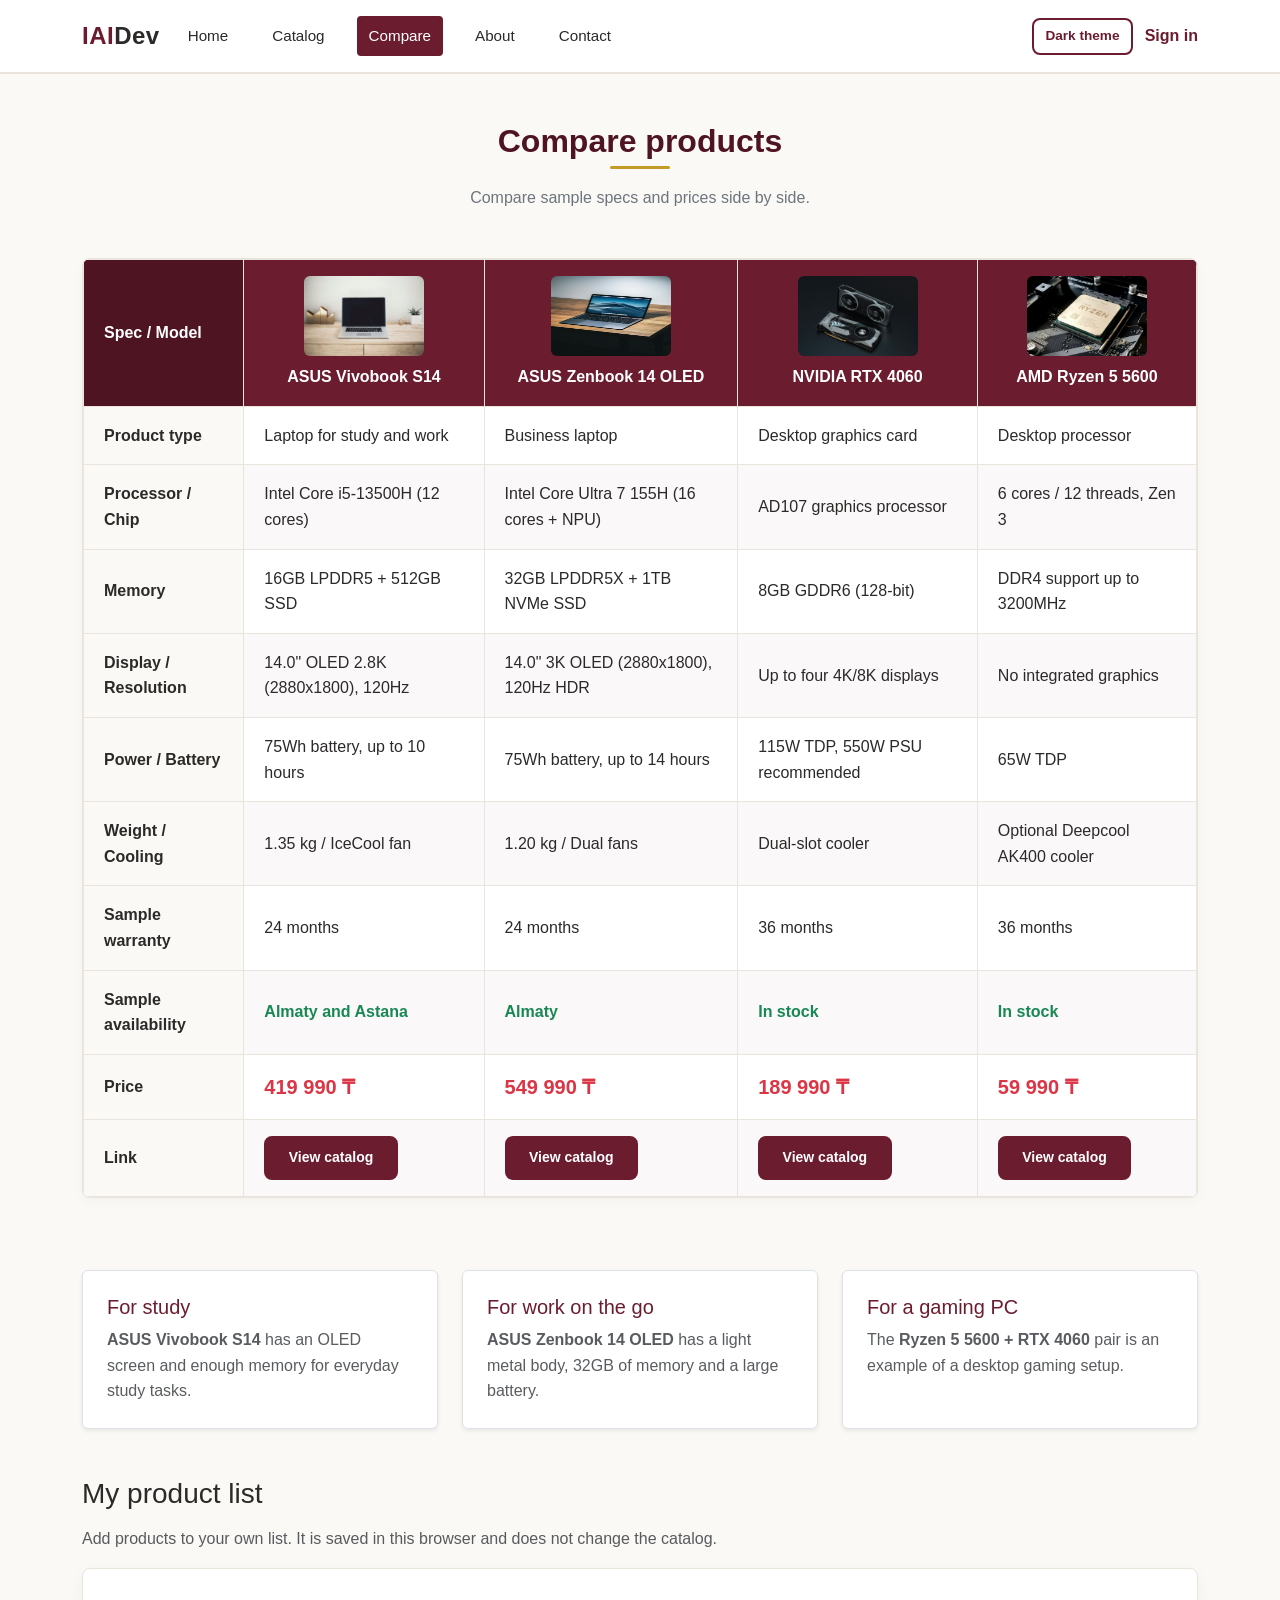
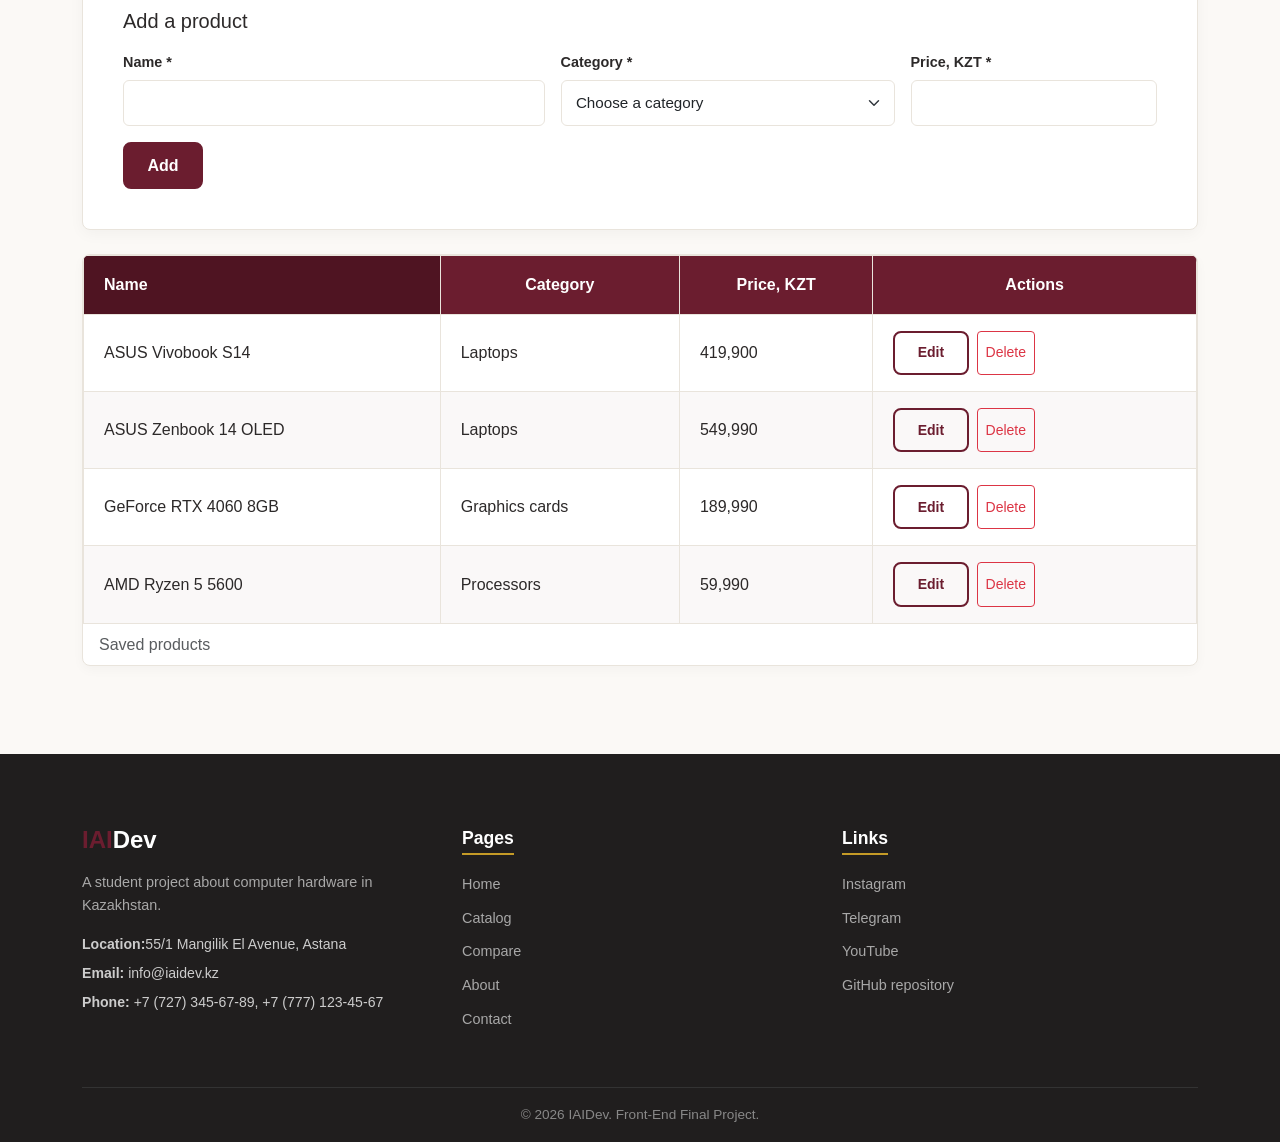
<file: compare.html>
<!DOCTYPE html>
<html lang="en">
<head>
    <meta charset="UTF-8">
    <meta name="viewport" content="width=device-width, initial-scale=1.0">
    <title>Compare - IAIDev</title>
    <link rel="stylesheet" href="https://cdn.jsdelivr.net/npm/bootstrap@5.3.3/dist/css/bootstrap.min.css">
    <script src="js/theme.js"></script>
    <link rel="stylesheet" href="css/style.css">
</head>
<body>

    <header class="site-header">
        <div class="container header-container">
            <a href="index.html" class="logo">
                <span class="logo-accent">IAI</span>Dev
            </a>
            <nav class="main-nav" aria-label="Main navigation">
                <ul class="nav-list">
                    <li class="nav-item"><a href="index.html" class="nav-link">Home</a></li>
                    <li class="nav-item"><a href="catalog.html" class="nav-link">Catalog</a></li>
                    <li class="nav-item"><a href="compare.html" class="nav-link active" aria-current="page">Compare</a></li>
                    <li class="nav-item"><a href="about.html" class="nav-link">About</a></li>
                    <li class="nav-item"><a href="contact.html" class="nav-link">Contact</a></li>
                </ul>
            </nav>
            <div class="header-tools">
                <button id="themeToggle" type="button" class="btn btn-sm btn-outline-burgundy" aria-pressed="false">Dark theme</button>
                <a id="accountLink" class="account-link" href="contact.html#account">Sign in</a>
                <button id="signOut" type="button" class="btn btn-sm btn-outline-burgundy" hidden>Sign out</button>
            </div>
        </div>
    </header>
    <p id="storageNotice" class="container storage-notice" role="status"></p>
    <noscript><p class="container alert alert-warning">Enable JavaScript to use the interactive features.</p></noscript>

    <main class="py-5">
        <div class="container">
            <div class="section-heading text-center mb-5">
                <h1 class="section-title">Compare products</h1>
                <p class="section-subtitle">
                    Compare sample specs and prices side by side.
                </p>
            </div>

            <div class="compare-table-wrapper mb-5">
                <table class="compare-table">
                    <thead>
                        <tr>
                            <th scope="col">Spec / Model</th>
                            <th scope="col">
                                <div class="text-center">
                                    <img src="images/photo-1496181133206-80ce9b88a853.jpg"
                                         alt="ASUS Vivobook S14"
                                         class="rounded mb-2"
                                         width="120"
                                         height="80"
                                         loading="lazy">
                                    <div>ASUS Vivobook S14</div>
                                </div>
                            </th>
                            <th scope="col">
                                <div class="text-center">
                                    <img src="images/photo-1541807084-5c52b6b3adef.jpg"
                                         alt="ASUS Zenbook 14 OLED"
                                         class="rounded mb-2"
                                         width="120"
                                         height="80"
                                         loading="lazy">
                                    <div>ASUS Zenbook 14 OLED</div>
                                </div>
                            </th>
                            <th scope="col">
                                <div class="text-center">
                                    <img src="images/photo-1591488320449-011701bb6704.jpg"
                                         alt="GeForce RTX 4060"
                                         class="rounded mb-2"
                                         width="120"
                                         height="80"
                                         loading="lazy">
                                    <div>NVIDIA RTX 4060</div>
                                </div>
                            </th>
                            <th scope="col">
                                <div class="text-center">
                                    <img src="images/photo-1591799264318-7e6ef8ddb7ea.jpg"
                                         alt="AMD Ryzen 5 5600"
                                         class="rounded mb-2"
                                         width="120"
                                         height="80"
                                         loading="lazy">
                                    <div>AMD Ryzen 5 5600</div>
                                </div>
                            </th>
                        </tr>
                    </thead>
                    <tbody>
                        <tr>
                            <td class="param-title">Product type</td>
                            <td>Laptop for study and work</td>
                            <td>Business laptop</td>
                            <td>Desktop graphics card</td>
                            <td>Desktop processor</td>
                        </tr>
                        <tr>
                            <td class="param-title">Processor / Chip</td>
                            <td>Intel Core i5-13500H (12 cores)</td>
                            <td>Intel Core Ultra 7 155H (16 cores + NPU)</td>
                            <td>AD107 graphics processor</td>
                            <td>6 cores / 12 threads, Zen 3</td>
                        </tr>
                        <tr>
                            <td class="param-title">Memory</td>
                            <td>16GB LPDDR5 + 512GB SSD</td>
                            <td>32GB LPDDR5X + 1TB NVMe SSD</td>
                            <td>8GB GDDR6 (128-bit)</td>
                            <td>DDR4 support up to 3200MHz</td>
                        </tr>
                        <tr>
                            <td class="param-title">Display / Resolution</td>
                            <td>14.0" OLED 2.8K (2880x1800), 120Hz</td>
                            <td>14.0" 3K OLED (2880x1800), 120Hz HDR</td>
                            <td>Up to four 4K/8K displays</td>
                            <td>No integrated graphics</td>
                        </tr>
                        <tr>
                            <td class="param-title">Power / Battery</td>
                            <td>75Wh battery, up to 10 hours</td>
                            <td>75Wh battery, up to 14 hours</td>
                            <td>115W TDP, 550W PSU recommended</td>
                            <td>65W TDP</td>
                        </tr>
                        <tr>
                            <td class="param-title">Weight / Cooling</td>
                            <td>1.35 kg / IceCool fan</td>
                            <td>1.20 kg / Dual fans</td>
                            <td>Dual-slot cooler</td>
                            <td>Optional Deepcool AK400 cooler</td>
                        </tr>
                        <tr>
                            <td class="param-title">Sample warranty</td>
                            <td>24 months</td>
                            <td>24 months</td>
                            <td>36 months</td>
                            <td>36 months</td>
                        </tr>
                        <tr>
                            <td class="param-title">Sample availability</td>
                            <td><span class="text-success fw-bold">Almaty and Astana</span></td>
                            <td><span class="text-success fw-bold">Almaty</span></td>
                            <td><span class="text-success fw-bold">In stock</span></td>
                            <td><span class="text-success fw-bold">In stock</span></td>
                        </tr>
                        <tr>
                            <td class="param-title">Price</td>
                            <td><strong class="text-danger fs-5">419 990 ₸</strong></td>
                            <td><strong class="text-danger fs-5">549 990 ₸</strong></td>
                            <td><strong class="text-danger fs-5">189 990 ₸</strong></td>
                            <td><strong class="text-danger fs-5">59 990 ₸</strong></td>
                        </tr>
                        <tr>
                            <td class="param-title">Link</td>
                            <td><a href="catalog.html" class="btn btn-sm btn-burgundy">View catalog</a></td>
                            <td><a href="catalog.html" class="btn btn-sm btn-burgundy">View catalog</a></td>
                            <td><a href="catalog.html" class="btn btn-sm btn-burgundy">View catalog</a></td>
                            <td><a href="catalog.html" class="btn btn-sm btn-burgundy">View catalog</a></td>
                        </tr>
                    </tbody>
                </table>
            </div>

            <div class="row g-4 mt-2">
                <div class="col-12 col-md-4">
                    <div class="card h-100 p-4 border shadow-sm">
                        <h3 class="h5 text-burgundy">For study</h3>
                        <p class="text-muted mb-0">
                            <strong>ASUS Vivobook S14</strong> has an OLED screen and enough memory for everyday study tasks.
                        </p>
                    </div>
                </div>
                <div class="col-12 col-md-4">
                    <div class="card h-100 p-4 border shadow-sm">
                        <h3 class="h5 text-burgundy">For work on the go</h3>
                        <p class="text-muted mb-0">
                            <strong>ASUS Zenbook 14 OLED</strong> has a light metal body, 32GB of memory and a large battery.
                        </p>
                    </div>
                </div>
                <div class="col-12 col-md-4">
                    <div class="card h-100 p-4 border shadow-sm">
                        <h3 class="h5 text-burgundy">For a gaming PC</h3>
                        <p class="text-muted mb-0">
                            The <strong>Ryzen 5 5600 + RTX 4060</strong> pair is an example of a desktop gaming setup.
                        </p>
                    </div>
                </div>
            </div>

            <section class="mt-5" aria-labelledby="productsTitle">
                <h2 id="productsTitle" class="h3 mb-3">My product list</h2>
                <p class="text-muted">Add products to your own list. It is saved in this browser and does not change the catalog.</p>
                <form id="productForm" class="contact-card mb-4" novalidate>
                    <h3 id="productFormTitle" class="h5 mb-3">Add a product</h3>
                    <div class="row g-3">
                        <div class="col-12 col-md-5">
                            <label for="productName" class="form-label">Name *</label>
                            <input id="productName" class="form-control" maxlength="100" required>
                            <div class="invalid-feedback">Enter a product name, up to 100 characters.</div>
                        </div>
                        <div class="col-12 col-md-4">
                            <label for="productCategory" class="form-label">Category *</label>
                            <select id="productCategory" class="form-select" required>
                                <option value="">Choose a category</option>
                                <option>Laptops</option><option>Graphics cards</option><option>Processors</option>
                                <option>Cooling</option><option>Memory and SSD</option><option>Power supplies</option>
                            </select>
                            <div class="invalid-feedback">Choose a category.</div>
                        </div>
                        <div class="col-12 col-md-3">
                            <label for="productPrice" class="form-label">Price, KZT *</label>
                            <input id="productPrice" class="form-control" type="number" min="1" max="999999999" step="1" required>
                            <div class="invalid-feedback">Enter a whole number from 1 to 999999999.</div>
                        </div>
                        <div class="col-12 d-flex flex-wrap gap-2">
                            <button id="saveProduct" class="btn btn-burgundy" type="submit">Add</button>
                            <button id="cancelEdit" class="btn btn-outline-burgundy d-none" type="button">Cancel edit</button>
                        </div>
                    </div>
                </form>
                <p id="productStatus" role="status"></p>
                <p id="storageStatus" class="text-warning" role="status"></p>
                <div class="compare-table-wrapper">
                    <table class="compare-table">
                        <caption class="px-3">Saved products</caption>
                        <thead><tr><th scope="col">Name</th><th scope="col">Category</th><th scope="col">Price, KZT</th><th scope="col">Actions</th></tr></thead>
                        <tbody id="productRows"></tbody>
                    </table>
                </div>
            </section>
        </div>
    </main>

    <footer class="site-footer">
        <div class="container">
            <div class="row g-4 py-5">
                <div class="col-12 col-md-4">
                    <h4 class="footer-brand"><span class="logo-accent">IAI</span>Dev</h4>
                    <p class="footer-desc">
                        A student project about computer hardware in Kazakhstan.
                    </p>
                    <p class="footer-contact"><strong>Location:</strong>55/1 Mangilik El Avenue, Astana</p>
                    <p class="footer-contact"><strong>Email:</strong> info@iaidev.kz</p>
                    <p class="footer-contact"><strong>Phone:</strong> +7 (727) 345-67-89, +7 (777) 123-45-67</p>
                </div>
                <div class="col-6 col-md-4">
                    <h5 class="footer-title">Pages</h5>
                    <ul class="footer-links">
                        <li><a href="index.html">Home</a></li>
                        <li><a href="catalog.html">Catalog</a></li>
                        <li><a href="compare.html">Compare</a></li>
                        <li><a href="about.html">About</a></li>
                        <li><a href="contact.html">Contact</a></li>
                    </ul>
                </div>
                <div class="col-6 col-md-4">
                    <h5 class="footer-title">Links</h5>
                    <ul class="footer-links">
                        <li><a href="https://instagram.com" target="_blank" rel="noopener">Instagram</a></li>
                        <li><a href="https://t.me" target="_blank" rel="noopener">Telegram</a></li>
                        <li><a href="https://youtube.com" target="_blank" rel="noopener">YouTube</a></li>
                        <li><a href="https://github.com/Taillin/online-store-front" target="_blank" rel="noopener">GitHub repository</a></li>
                    </ul>
                </div>
            </div>
            <div class="footer-bottom text-center py-3">
                <p class="mb-0">© 2026 IAIDev. Front-End Final Project.</p>
            </div>
        </div>
    </footer>

    <script src="https://code.jquery.com/jquery-3.7.1.min.js"></script>
    <script src="https://cdn.jsdelivr.net/npm/bootstrap@5.3.3/dist/js/bootstrap.bundle.min.js"></script>
    <script src="js/script.js"></script>
    <script src="js/final.js"></script>
</body>
</html>
</file>
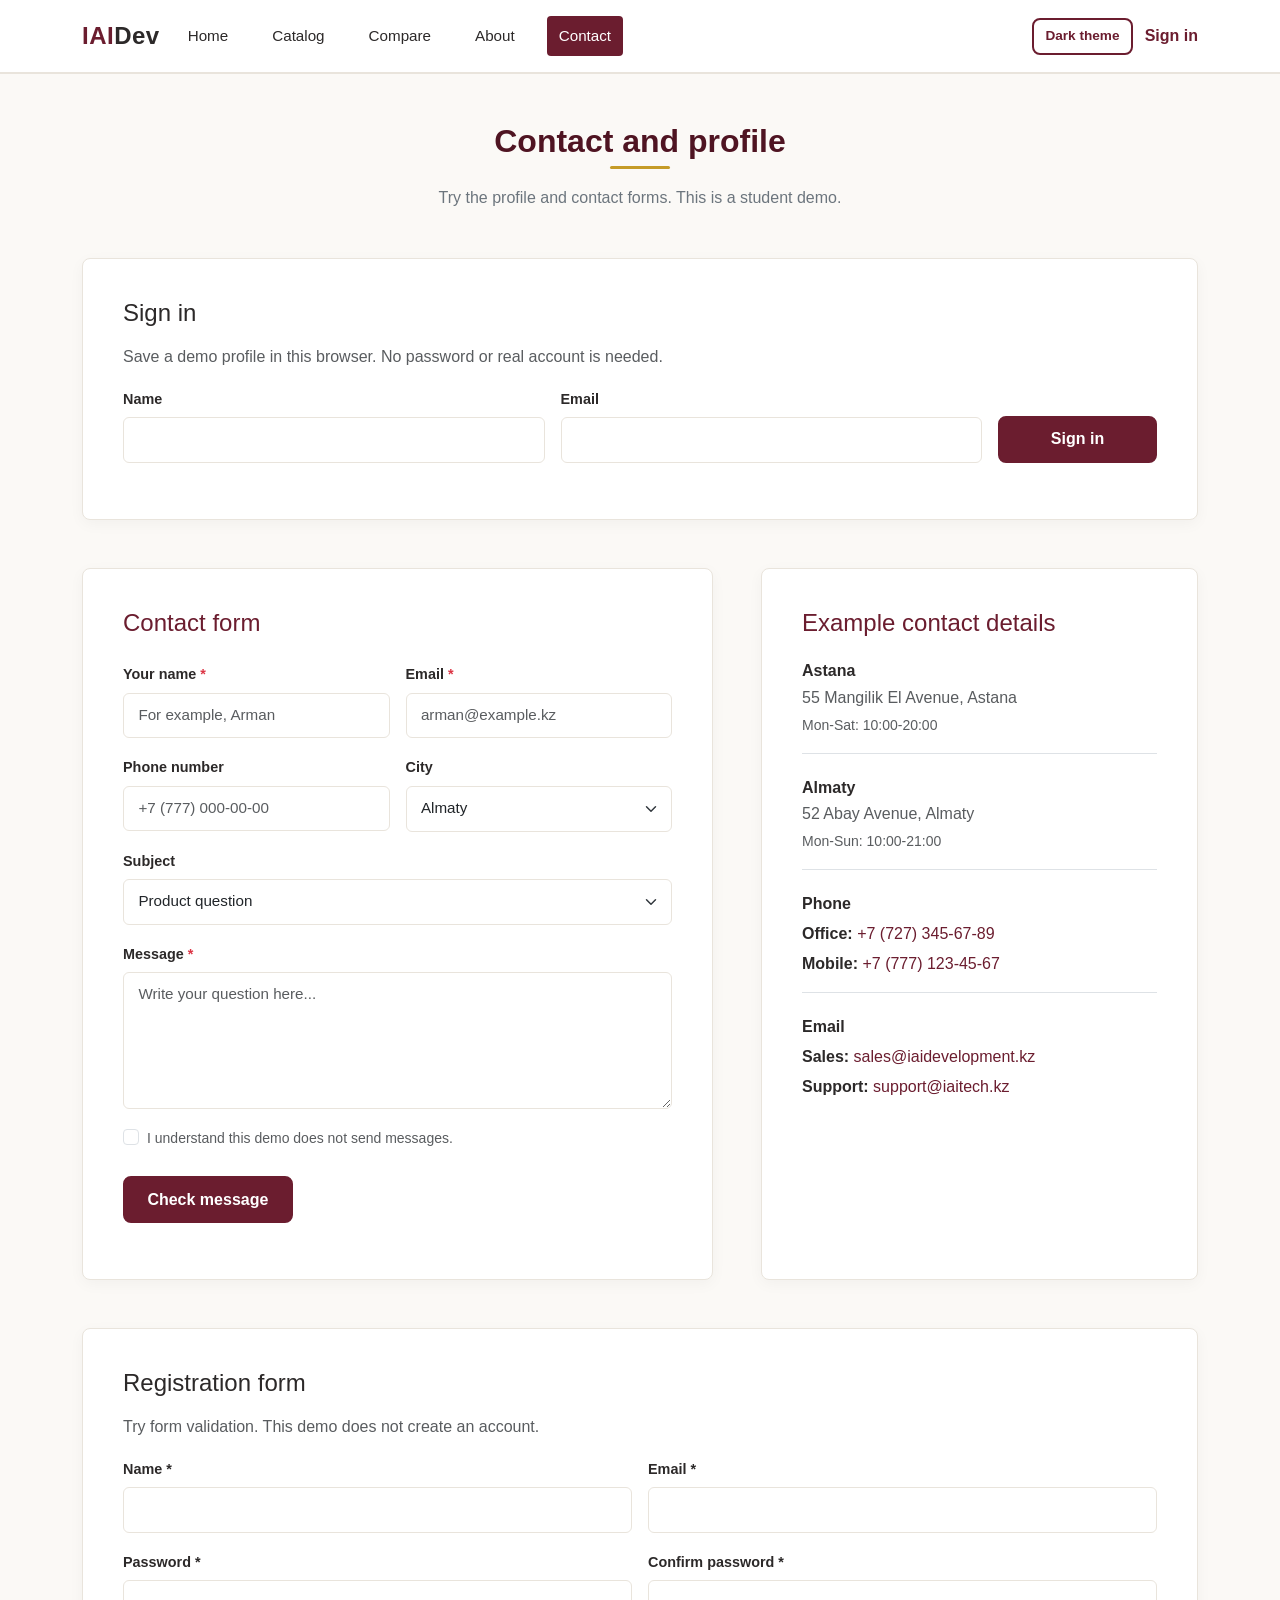
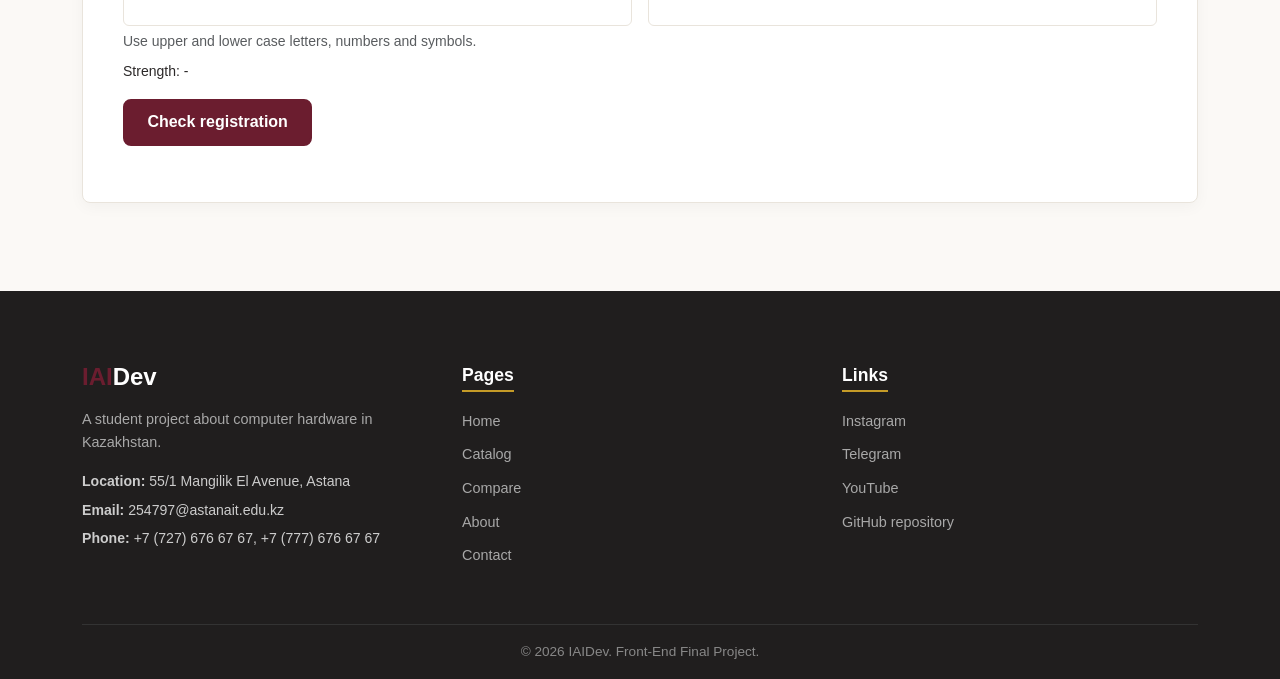
<file: contact.html>
<!DOCTYPE html>
<html lang="en">
<head>
    <meta charset="UTF-8">
    <meta name="viewport" content="width=device-width, initial-scale=1.0">
    <title>Contact - IAIDev</title>
    <link rel="stylesheet" href="https://cdn.jsdelivr.net/npm/bootstrap@5.3.3/dist/css/bootstrap.min.css">
    <script src="js/theme.js"></script>
    <link rel="stylesheet" href="css/style.css">
</head>
<body>
    <header class="site-header">
        <div class="container header-container">
            <a href="index.html" class="logo">
                <span class="logo-accent">IAI</span>Dev
            </a>
            <nav class="main-nav" aria-label="Main navigation">
                <ul class="nav-list">
                    <li class="nav-item"><a href="index.html" class="nav-link">Home</a></li>
                    <li class="nav-item"><a href="catalog.html" class="nav-link">Catalog</a></li>
                    <li class="nav-item"><a href="compare.html" class="nav-link">Compare</a></li>
                    <li class="nav-item"><a href="about.html" class="nav-link">About</a></li>
                    <li class="nav-item"><a href="contact.html" class="nav-link active" aria-current="page">Contact</a></li>
                </ul>
            </nav>
            <div class="header-tools">
                <button id="themeToggle" type="button" class="btn btn-sm btn-outline-burgundy" aria-pressed="false">Dark theme</button>
                <a id="accountLink" class="account-link" href="contact.html#account">Sign in</a>
                <button id="signOut" type="button" class="btn btn-sm btn-outline-burgundy" hidden>Sign out</button>
            </div>
        </div>
    </header>
    <p id="storageNotice" class="container storage-notice" role="status"></p>
    <noscript><p class="container alert alert-warning">Enable JavaScript to use the interactive features.</p></noscript>

    <main class="py-5">
        <div class="container">
            <div class="section-heading text-center mb-5">
                <h1 class="section-title">Contact and profile</h1>
                <p class="section-subtitle">
                    Try the profile and contact forms. This is a student demo.
                </p>
            </div>

            <section id="account" class="contact-card mb-5" aria-labelledby="accountTitle">
                <h2 id="accountTitle" class="h4 mb-3">Sign in</h2>
                <p class="text-muted">Save a demo profile in this browser. No password or real account is needed.</p>
                <form id="signInForm" novalidate>
                    <div class="row g-3">
                        <div class="col-12 col-md-5">
                            <label for="signInName" class="form-label">Name</label>
                            <input id="signInName" type="text" class="form-control" autocomplete="given-name" minlength="2" maxlength="40" aria-describedby="signInNameError" required>
                            <div id="signInNameError" class="invalid-feedback">Enter 2 to 40 characters.</div>
                        </div>
                        <div class="col-12 col-md-5">
                            <label for="signInEmail" class="form-label">Email</label>
                            <input id="signInEmail" type="email" class="form-control" autocomplete="email" maxlength="100" aria-describedby="signInEmailError" required>
                            <div id="signInEmailError" class="invalid-feedback">Enter a valid email address.</div>
                        </div>
                        <div class="col-12 col-md-2 d-flex align-items-end">
                            <button type="submit" class="btn btn-burgundy w-100">Sign in</button>
                        </div>
                    </div>
                    <p id="signInStatus" class="text-danger mt-3 mb-0" role="status"></p>
                </form>
                <div id="profilePanel" hidden>
                    <h3 class="h5">Hello, <span id="profileName" tabindex="-1"></span>!</h3>
                    <p id="profileEmail" class="profile-email"></p>
                    <p>Your profile is saved. You can now browse products or open your list.</p>
                    <a href="compare.html#productForm" class="btn btn-burgundy">My product list</a>
                    <p class="small text-muted mt-3 mb-0">Use Sign out in the top menu to remove your profile.</p>
                </div>
            </section>

            <div class="row gx-4 gy-5 gx-lg-5">
                <div class="col-12 col-lg-7">
                    <div class="contact-card">
                        <h2 class="h4 mb-4 text-burgundy">Contact form</h2>

                        <form id="contactForm" novalidate>
                            <div class="row g-3">
                                <div class="col-12 col-md-6">
                                    <label for="userName" class="form-label">Your name <span class="text-danger">*</span></label>
                                    <input type="text" class="form-control" id="userName" name="name" placeholder="For example, Arman" required>
                                    <div class="invalid-feedback">Enter your name.</div>
                                </div>

                                <div class="col-12 col-md-6">
                                    <label for="userEmail" class="form-label">Email <span class="text-danger">*</span></label>
                                    <input type="email" class="form-control" id="userEmail" name="email" placeholder="arman@example.kz" required>
                                    <div class="invalid-feedback">Enter a valid email address.</div>
                                </div>

                                <div class="col-12 col-md-6">
                                    <label for="userPhone" class="form-label">Phone number</label>
                                    <input type="tel" class="form-control" id="userPhone" name="phone" placeholder="+7 (777) 000-00-00">
                                </div>

                                <div class="col-12 col-md-6">
                                    <label for="userCity" class="form-label">City</label>
                                    <select class="form-select" id="userCity" name="city">
                                        <option value="almaty" selected>Almaty</option>
                                        <option value="astana">Astana</option>
                                        <option value="shymkent">Shymkent</option>
                                        <option value="karaganda">Karaganda</option>
                                        <option value="other">Other</option>
                                    </select>
                                </div>

                                <div class="col-12">
                                    <label for="userSubject" class="form-label">Subject</label>
                                    <select class="form-select" id="userSubject" name="subject">
                                        <option value="consultation">Product question</option>
                                        <option value="order">Delivery question</option>
                                        <option value="warranty">Warranty question</option>
                                        <option value="cooperation">Other question</option>
                                    </select>
                                </div>

                                <div class="col-12">
                                    <label for="userMessage" class="form-label">Message <span class="text-danger">*</span></label>
                                    <textarea class="form-control" id="userMessage" name="message" rows="5" placeholder="Write your question here..." required></textarea>
                                    <div class="invalid-feedback">Enter a message.</div>
                                </div>

                                <div class="col-12">
                                    <div class="form-check">
                                        <input class="form-check-input" type="checkbox" id="agreeTerms" required>
                                        <label class="form-check-label text-muted small" for="agreeTerms">
                                            I understand this demo does not send messages.
                                        </label>
                                        <div class="invalid-feedback">Please tick the box.</div>
                                    </div>
                                </div>

                                <div class="col-12 mt-4">
                                    <button type="submit" class="btn btn-burgundy">Check message</button>
                                </div>
                            </div>
                        <p id="contactStatus" class="mt-3 mb-0" role="status"></p>
                        </form>
                    </div>
                </div>

                <div class="col-12 col-lg-5">
                    <div class="contact-card h-100">
                        <h2 class="h4 mb-4 text-burgundy">Example contact details</h2>

                        <div class="mb-4 pb-3 border-bottom">
                            <h3 class="h6 fw-bold mb-1">Astana</h3>
                            <p class="text-muted mb-1">55 Mangilik El Avenue, Astana</p>
                            <p class="text-muted small mb-0">Mon-Sat: 10:00-20:00</p>
                        </div>

                        <div class="mb-4 pb-3 border-bottom">
                            <h3 class="h6 fw-bold mb-1">Almaty</h3>
                            <p class="text-muted mb-1">52 Abay Avenue, Almaty</p>
                            <p class="text-muted small mb-0">Mon-Sun: 10:00-21:00</p>
                        </div>

                        <div class="mb-4 pb-3 border-bottom">
                            <h3 class="h6 fw-bold mb-2">Phone</h3>
                            <p class="mb-1"><strong>Office:</strong> <a href="tel:+77273456789">+7 (727) 345-67-89</a></p>
                            <p class="mb-0"><strong>Mobile:</strong> <a href="tel:+77771234567">+7 (777) 123-45-67</a></p>
                        </div>

                        <div>
                            <h3 class="h6 fw-bold mb-2">Email</h3>
                            <p class="mb-1"><strong>Sales:</strong> <a href="mailto:sales@iaidevelopment.kz">sales@iaidevelopment.kz</a></p>
                            <p class="mb-0"><strong>Support:</strong> <a href="mailto:support@iaitech.kz">support@iaitech.kz</a></p>
                        </div>
                    </div>
                </div>
            </div>


            <section class="contact-card mt-5" aria-labelledby="registrationTitle">
                <h2 id="registrationTitle" class="h4 mb-3">Registration form</h2>
                <p class="text-muted">Try form validation. This demo does not create an account.</p>
                <form id="registrationForm" novalidate>
                    <div class="row g-3">
                        <div class="col-12 col-md-6">
                            <label for="registerName" class="form-label">Name *</label>
                            <input id="registerName" class="form-control" type="text" autocomplete="name" required>
                            <div class="invalid-feedback">Enter your name.</div>
                        </div>
                        <div class="col-12 col-md-6">
                            <label for="registerEmail" class="form-label">Email *</label>
                            <input id="registerEmail" class="form-control" type="email" autocomplete="email" required>
                            <div class="invalid-feedback">Enter a valid email address.</div>
                        </div>
                        <div class="col-12 col-md-6">
                            <label for="registerPassword" class="form-label">Password *</label>
                            <input id="registerPassword" class="form-control" type="password" autocomplete="new-password" minlength="8" aria-describedby="passwordHelp passwordStrength" required>
                            <div class="invalid-feedback">Use at least 8 characters without spaces.</div>
                            <div id="passwordHelp" class="form-text">Use upper and lower case letters, numbers and symbols.</div>
                            <p id="passwordStrength" class="small mt-2 mb-0" aria-live="polite">Strength: -</p>
                        </div>
                        <div class="col-12 col-md-6">
                            <label for="confirmPassword" class="form-label">Confirm password *</label>
                            <input id="confirmPassword" class="form-control" type="password" autocomplete="new-password" required>
                            <div class="invalid-feedback">Passwords must match.</div>
                        </div>
                        <div class="col-12"><button class="btn btn-burgundy" type="submit">Check registration</button></div>
                    </div>
                    <p id="registrationStatus" class="mt-3 mb-0" role="status"></p>
                </form>
            </section>
        </div>
    </main>

    <footer class="site-footer">
        <div class="container">
            <div class="row g-4 py-5">
                <div class="col-12 col-md-4">
                    <h4 class="footer-brand"><span class="logo-accent">IAI</span>Dev</h4>
                    <p class="footer-desc">
                        A student project about computer hardware in Kazakhstan.
                    </p>
                    <p class="footer-contact"><strong>Location:</strong> 55/1 Mangilik El Avenue, Astana</p>
                    <p class="footer-contact"><strong>Email:</strong> 254797@astanait.edu.kz</p>
                    <p class="footer-contact"><strong>Phone:</strong> +7 (727) 676 67 67, +7 (777) 676 67 67</p>
                </div>
                <div class="col-6 col-md-4">
                    <h5 class="footer-title">Pages</h5>
                    <ul class="footer-links">
                        <li><a href="index.html">Home</a></li>
                        <li><a href="catalog.html">Catalog</a></li>
                        <li><a href="compare.html">Compare</a></li>
                        <li><a href="about.html">About</a></li>
                        <li><a href="contact.html">Contact</a></li>
                    </ul>
                </div>
                <div class="col-6 col-md-4">
                    <h5 class="footer-title">Links</h5>
                    <ul class="footer-links">
                        <li><a href="https://instagram.com" target="_blank" rel="noopener">Instagram</a></li>
                        <li><a href="https://t.me" target="_blank" rel="noopener">Telegram</a></li>
                        <li><a href="https://youtube.com" target="_blank" rel="noopener">YouTube</a></li>
                        <li><a href="https://github.com/Taillin/online-store-front" target="_blank" rel="noopener">GitHub repository</a></li>
                    </ul>
                </div>
            </div>
            <div class="footer-bottom text-center py-3">
                <p class="mb-0">© 2026 IAIDev. Front-End Final Project.</p>
            </div>
        </div>
    </footer>

    <script src="https://code.jquery.com/jquery-3.7.1.min.js"></script>
    <script src="https://cdn.jsdelivr.net/npm/bootstrap@5.3.3/dist/js/bootstrap.bundle.min.js"></script>
    <script src="js/script.js"></script>
    <script src="js/final.js"></script>
</body>
</html>
</file>
<file: css/style.css>
:root {
    --color-primary: #6b1d2f;
    --color-primary-dark: #4f1422;
    --color-accent: #c59b27;
    --color-bg-light: #fbf9f6;
    --color-text-dark: #2c2929;
    --color-text-muted: #6c757d;
    --color-border: #e9e4dc;
    --color-white: #ffffff;
    --color-surface: #ffffff;

    --font-main: 'Segoe UI', Arial, sans-serif;
    --border-radius: 8px;
    --transition-speed: 0.25s;
}

*, *::before, *::after {
    box-sizing: border-box;
}

body {
    font-family: var(--font-main);
    color: var(--color-text-dark);
    background-color: var(--color-bg-light);
    line-height: 1.6;
    margin: 0;
    padding: 0;
}

h1, h2, h3, h4, h5, h6 {
    color: var(--color-text-dark);
    font-weight: 700;
}

a {
    color: var(--color-primary);
    text-decoration: none;
    transition: color var(--transition-speed) ease;
}

a:hover, a:focus {
    color: var(--color-primary-dark);
}

.site-header {
    background-color: var(--color-surface);
    border-bottom: 2px solid var(--color-border);
    position: sticky;
    top: 0;
    z-index: 1000;
}

.header-container {
    display: flex;
    justify-content: space-between;
    align-items: center;
    padding-top: 1rem;
    padding-bottom: 1rem;
}

.logo {
    font-size: 1.5rem;
    font-weight: 700;
    color: var(--color-text-dark);
    letter-spacing: 0.5px;
}

.logo:hover {
    color: var(--color-text-dark);
}

.logo-accent {
    color: var(--color-primary);
}

.nav-list {
    display: flex;
    list-style: none;
    margin: 0;
    padding: 0;
    gap: 1.25rem;
    align-items: center;
}

.nav-link {
    font-size: 0.95rem;
    font-weight: 500;
    color: var(--color-text-dark);
    padding: 0.5rem 0.75rem;
    border-radius: 4px;
    transition: all var(--transition-speed) ease;
}

.nav-link:hover,
.nav-link:focus {
    color: var(--color-primary);
    background-color: rgba(107, 29, 47, 0.08);
}

.nav-link.active {
    color: var(--color-white);
    background-color: var(--color-primary);
}

.btn-burgundy {
    background-color: var(--color-primary);
    color: var(--color-white);
    border: 2px solid var(--color-primary);
    border-radius: var(--border-radius);
    padding: 0.6rem 1.4rem;
    font-weight: 600;
    display: inline-block;
    transition: all var(--transition-speed) ease;
}

.btn-burgundy:hover,
.btn-burgundy:focus {
    background-color: var(--color-primary-dark);
    border-color: var(--color-primary-dark);
    color: var(--color-white);
    transform: translateY(-2px);
    box-shadow: 0 4px 10px rgba(107, 29, 47, 0.25);
}

.btn-outline-burgundy {
    background-color: transparent;
    color: var(--color-primary);
    border: 2px solid var(--color-primary);
    border-radius: var(--border-radius);
    padding: 0.6rem 1.4rem;
    font-weight: 600;
    display: inline-block;
    transition: all var(--transition-speed) ease;
}

.btn-outline-burgundy:hover,
.btn-outline-burgundy:focus {
    background-color: var(--color-primary);
    color: var(--color-white);
    transform: translateY(-2px);
    box-shadow: 0 4px 10px rgba(107, 29, 47, 0.2);
}

.hero-section {
    background: linear-gradient(135deg, rgba(107, 29, 47, 0.08) 0%, rgba(197, 155, 39, 0.08) 100%);
    padding: 5rem 1rem;
    border-bottom: 1px solid var(--color-border);
}

.hero-title {
    font-size: 2.75rem;
    margin-bottom: 1rem;
    color: var(--color-primary-dark);
}

.hero-subtitle {
    font-size: 1.2rem;
    color: var(--color-text-muted);
    max-width: 650px;
    margin: 0 auto 2rem auto;
}

.hero-actions {
    display: flex;
    gap: 1rem;
    justify-content: center;
    flex-wrap: wrap;
}

.section-title {
    font-size: 2rem;
    color: var(--color-primary-dark);
    position: relative;
    display: inline-block;
    padding-bottom: 0.5rem;
}

.section-title::after {
    content: '';
    position: absolute;
    bottom: 0;
    left: 50%;
    transform: translateX(-50%);
    width: 60px;
    height: 3px;
    background-color: var(--color-accent);
    border-radius: 2px;
}

.section-subtitle {
    color: var(--color-text-muted);
    font-size: 1rem;
    margin-top: 0.5rem;
}

.product-card {
    position: relative;
    background-color: var(--color-surface);
    border: 1px solid var(--color-border);
    border-radius: var(--border-radius);
    padding: 1.25rem;
    display: flex;
    flex-direction: column;
    height: 100%;
    transition: transform var(--transition-speed) ease, box-shadow var(--transition-speed) ease;
}

.product-card:hover {
    transform: translateY(-5px);
    box-shadow: 0 8px 20px rgba(0, 0, 0, 0.07);
}

.product-badge {
    position: absolute;
    top: 15px;
    left: 15px;
    z-index: 5;
    padding: 0.3rem 0.6rem;
    font-size: 0.75rem;
    font-weight: 700;
    letter-spacing: 0.5px;
    border-radius: 4px;
    text-transform: uppercase;
}

.badge-hit {
    background-color: var(--color-primary);
    color: var(--color-white);
}

.badge-sale {
    background-color: var(--color-accent);
    color: var(--color-white);
}

.product-image-wrap {
    overflow: hidden;
    border-radius: 6px;
    background-color: #f4f4f4;
    text-align: center;
    margin-bottom: 1rem;
}

.product-image {
    width: 100%;
    height: 200px;
    object-fit: cover;
    transition: transform var(--transition-speed) ease;
}

.product-card:hover .product-image {
    transform: scale(1.04);
}

.product-info {
    display: flex;
    flex-direction: column;
    flex-grow: 1;
}

.product-category {
    font-size: 0.8rem;
    color: var(--color-accent);
    text-transform: uppercase;
    font-weight: 600;
    margin-bottom: 0.25rem;
}

.product-title {
    font-size: 1.15rem;
    margin-bottom: 0.5rem;
}

.product-desc {
    font-size: 0.88rem;
    color: var(--color-text-muted);
    flex-grow: 1;
    margin-bottom: 1rem;
}

.product-footer {
    display: flex;
    justify-content: space-between;
    align-items: center;
    margin-top: auto;
    padding-top: 0.75rem;
    border-top: 1px dashed var(--color-border);
}

.product-price {
    font-size: 1.25rem;
    font-weight: 700;
    color: var(--color-primary);
}

.catalog-grid {
    display: grid;
    grid-template-columns: repeat(auto-fill, minmax(260px, 1fr));
    gap: 1.75rem;
}

.filter-badge-list {
    display: flex;
    gap: 0.5rem;
    flex-wrap: wrap;
    margin-bottom: 2rem;
}

.filter-badge {
    padding: 0.4rem 1rem;
    border-radius: 20px;
    border: 1px solid var(--color-border);
    background-color: var(--color-surface);
    font-size: 0.85rem;
    font-weight: 500;
    color: var(--color-text-dark);
    cursor: pointer;
    transition: all var(--transition-speed) ease;
}

.filter-badge:hover,
.filter-badge.active {
    background-color: var(--color-primary);
    color: var(--color-white);
    border-color: var(--color-primary);
}

.compare-table-wrapper {
    background-color: var(--color-surface);
    border-radius: var(--border-radius);
    border: 1px solid var(--color-border);
    overflow-x: auto;
    box-shadow: 0 4px 12px rgba(0, 0, 0, 0.03);
}

.compare-table {
    width: 100%;
    margin-bottom: 0;
    border-collapse: collapse;
}

.compare-table th,
.compare-table td {
    padding: 1rem 1.25rem;
    vertical-align: middle;
    border: 1px solid var(--color-border);
}

.compare-table thead th {
    background-color: var(--color-primary);
    color: var(--color-white);
    font-weight: 600;
    text-align: center;
}

.compare-table thead th:first-child {
    text-align: left;
    background-color: var(--color-primary-dark);
}

.compare-table tbody tr:nth-child(even) {
    background-color: rgba(107, 29, 47, 0.03);
}

.compare-table tbody tr:hover {
    background-color: rgba(197, 155, 39, 0.08);
}

.param-title {
    font-weight: 600;
    color: var(--color-text-dark);
    background-color: var(--color-bg-light);
}

.contact-card {
    background-color: var(--color-surface);
    border: 1px solid var(--color-border);
    border-radius: var(--border-radius);
    padding: 2.5rem;
    box-shadow: 0 4px 15px rgba(0, 0, 0, 0.04);
}

.form-label {
    font-weight: 600;
    font-size: 0.9rem;
    margin-bottom: 0.4rem;
}

.form-control, .form-select {
    border: 1px solid var(--color-border);
    border-radius: 6px;
    padding: 0.65rem 0.9rem;
    font-size: 0.95rem;
    transition: border-color var(--transition-speed) ease, box-shadow var(--transition-speed) ease;
}

.form-control:focus,
.form-select:focus {
    border-color: var(--color-primary);
    box-shadow: 0 0 0 0.2rem rgba(107, 29, 47, 0.2);
    outline: none;
}

.feature-box, .about-card {
    background-color: var(--color-surface);
    border: 1px solid var(--color-border);
    border-radius: var(--border-radius);
    padding: 2rem 1.5rem;
    height: 100%;
    transition: transform var(--transition-speed) ease;
}

.feature-box:hover, .about-card:hover {
    transform: translateY(-4px);
}

.feature-icon {
    font-size: 2.5rem;
    margin-bottom: 1rem;
}

.feature-title {
    font-size: 1.25rem;
    margin-bottom: 0.75rem;
}

.feature-text {
    color: var(--color-text-muted);
    font-size: 0.92rem;
    margin-bottom: 0;
}

.stat-box {
    text-align: center;
    padding: 1.5rem;
    background-color: var(--color-surface);
    border: 1px solid var(--color-border);
    border-radius: var(--border-radius);
}

.stat-number {
    font-size: 2.5rem;
    font-weight: 700;
    color: var(--color-primary);
    display: block;
}

.stat-text {
    font-size: 0.95rem;
    color: var(--color-text-muted);
}

.site-footer {
    background-color: #201e1e;
    color: #e5e5e5;
    margin-top: 4rem;
}

.footer-brand {
    color: var(--color-white);
    margin-bottom: 1rem;
}

.footer-desc {
    color: #a8a8a8;
    font-size: 0.9rem;
}

.footer-contact {
    color: #cccccc;
    font-size: 0.88rem;
    margin-bottom: 0.4rem;
}

.footer-title {
    color: var(--color-white);
    font-size: 1.1rem;
    margin-bottom: 1rem;
    border-bottom: 2px solid var(--color-accent);
    display: inline-block;
    padding-bottom: 0.25rem;
}

.footer-links {
    list-style: none;
    padding: 0;
    margin: 0;
}

.footer-links li {
    margin-bottom: 0.5rem;
}

.footer-links a {
    color: #a8a8a8;
    font-size: 0.9rem;
    transition: color var(--transition-speed) ease;
}

.footer-links a:hover,
.footer-links a:focus {
    color: var(--color-accent);
    padding-left: 4px;
}

.footer-bottom {
    border-top: 1px solid #333333;
    color: #888888;
    font-size: 0.85rem;
}

@media (max-width: 768px) {
    .header-container {
        flex-direction: column;
        gap: 1rem;
        text-align: center;
    }

    .nav-list {
        flex-wrap: wrap;
        justify-content: center;
        gap: 0.5rem;
    }

    .hero-title {
        font-size: 2rem;
    }

    .hero-subtitle {
        font-size: 1rem;
    }

    .hero-actions {
        flex-direction: column;
        align-items: stretch;
    }

    .contact-card {
        padding: 1.5rem;
    }
}

@media (max-width: 576px) {
    .section-title {
        font-size: 1.6rem;
    }

    .nav-link {
        font-size: 0.85rem;
        padding: 0.4rem 0.6rem;
    }

    .product-price {
        font-size: 1.1rem;
    }

    .btn-burgundy, .btn-outline-burgundy {
        width: 100%;
        text-align: center;
    }
}
.text-burgundy {
    color: var(--color-primary);
}

.gallery-item {
    padding: 0;
    overflow: hidden;
    border-color: var(--color-border);
    color: var(--color-text-dark);
}

.gallery-item:hover, .gallery-item:focus-visible {
    border-color: var(--color-primary);
    box-shadow: 0 4px 15px rgba(107, 29, 47, 0.15);
}

.gallery-thumbnail {
    height: 220px;
    object-fit: cover;
}

.lightbox-image {
    width: 100%;
    height: 55vh;
    object-fit: contain;
}

#productRows td:first-child {
    overflow-wrap: anywhere;
    min-width: 150px;
}

.table-actions {
    display: flex;
    flex-wrap: wrap;
    gap: 0.5rem;
    min-width: 160px;
}

.product-price {
    white-space: nowrap;
}

@media (max-width: 576px) {
    .product-footer {
        flex-wrap: wrap;
        gap: 0.75rem;
    }
}
[data-bs-theme="dark"] {
    --color-primary: #efadc0;
    --color-primary-dark: #f5c9d5;
    --color-accent: #dfbc61;
    --color-bg-light: #19191e;
    --color-surface: #25252d;
    --color-text-dark: #f0edf0;
    --color-text-muted: #b8b5bf;
    --color-border: #46434f;
}

[data-bs-theme="dark"] .btn-burgundy,
[data-bs-theme="dark"] .nav-link.active,
[data-bs-theme="dark"] .filter-badge.active,
[data-bs-theme="dark"] .filter-badge:hover,
[data-bs-theme="dark"] .badge-hit,
[data-bs-theme="dark"] .compare-table thead th {
    background-color: #873249;
    border-color: #873249;
    color: #fff;
}

[data-bs-theme="dark"] .btn-burgundy:hover {
    background-color: #a14360;
    border-color: #a14360;
}

[data-bs-theme="dark"] .btn-outline-burgundy:hover {
    background-color: #873249;
    color: #fff;
}

[data-bs-theme="dark"] .bg-white,
[data-bs-theme="dark"] .bg-light {
    background-color: var(--color-surface) !important;
}

[hidden] { display: none !important; }

.header-container {
    flex-wrap: wrap;
    gap: 1rem;
}

.header-tools {
    display: flex;
    align-items: center;
    justify-content: flex-end;
    flex-wrap: wrap;
    gap: 0.75rem;
    margin-left: auto;
}

.header-tools .btn {
    width: auto;
    padding: 0.4rem 0.7rem;
    font-size: 0.85rem;
}

.account-link {
    max-width: 220px;
    overflow: hidden;
    text-overflow: ellipsis;
    white-space: nowrap;
    font-weight: 600;
}

.storage-notice:empty { display: none; }
.storage-notice { padding-top: 0.75rem; }
.profile-email { overflow-wrap: anywhere; }
section[id], form[id] { scroll-margin-top: 160px; }

.api-controls {
    display: flex;
    align-items: flex-end;
    flex-wrap: wrap;
    gap: 1rem;
}

.api-controls > div { min-width: 220px; }
.api-controls .btn { width: auto; }
.api-grid { display: grid; grid-template-columns: repeat(3, minmax(0, 1fr)); gap: 1.5rem; }
.api-image { object-fit: contain; }

.faq-item {
    margin-bottom: 0.75rem;
    border: 1px solid var(--color-border);
    border-radius: var(--border-radius);
    background-color: var(--color-surface);
    overflow: hidden;
}

.faq-question {
    display: flex;
    justify-content: space-between;
    align-items: center;
    gap: 1rem;
    width: 100%;
    padding: 1.25rem;
    border: 0;
    background: transparent;
    color: var(--color-text-dark);
    font-size: 1rem;
    font-weight: 600;
    text-align: left;
}

.faq-question:hover { color: var(--color-primary); }
.faq-indicator { font-size: 1.4rem; color: var(--color-primary); }
.faq-answer { display: none; padding: 0 1.25rem 1.25rem; color: var(--color-text-muted); }
.faq-answer p { margin: 0; }
:focus-visible { outline: 3px solid var(--color-accent); outline-offset: 3px; }

@media (max-width: 991px) {
    .api-grid { grid-template-columns: repeat(2, minmax(0, 1fr)); }
    .header-container { justify-content: center; }
    .header-tools { margin-left: 0; justify-content: center; }
    .nav-list { flex-wrap: wrap; justify-content: center; gap: 0.5rem; }
}

@media (max-width: 768px) {
    .site-header { position: static; }
    section[id], form[id] { scroll-margin-top: 1rem; }
}

@media (prefers-reduced-motion: reduce) {
    *, *::before, *::after { transition: none !important; animation: none !important; }
}

@media (max-width: 576px) {
    .api-grid { grid-template-columns: 1fr; }
}
</file>
